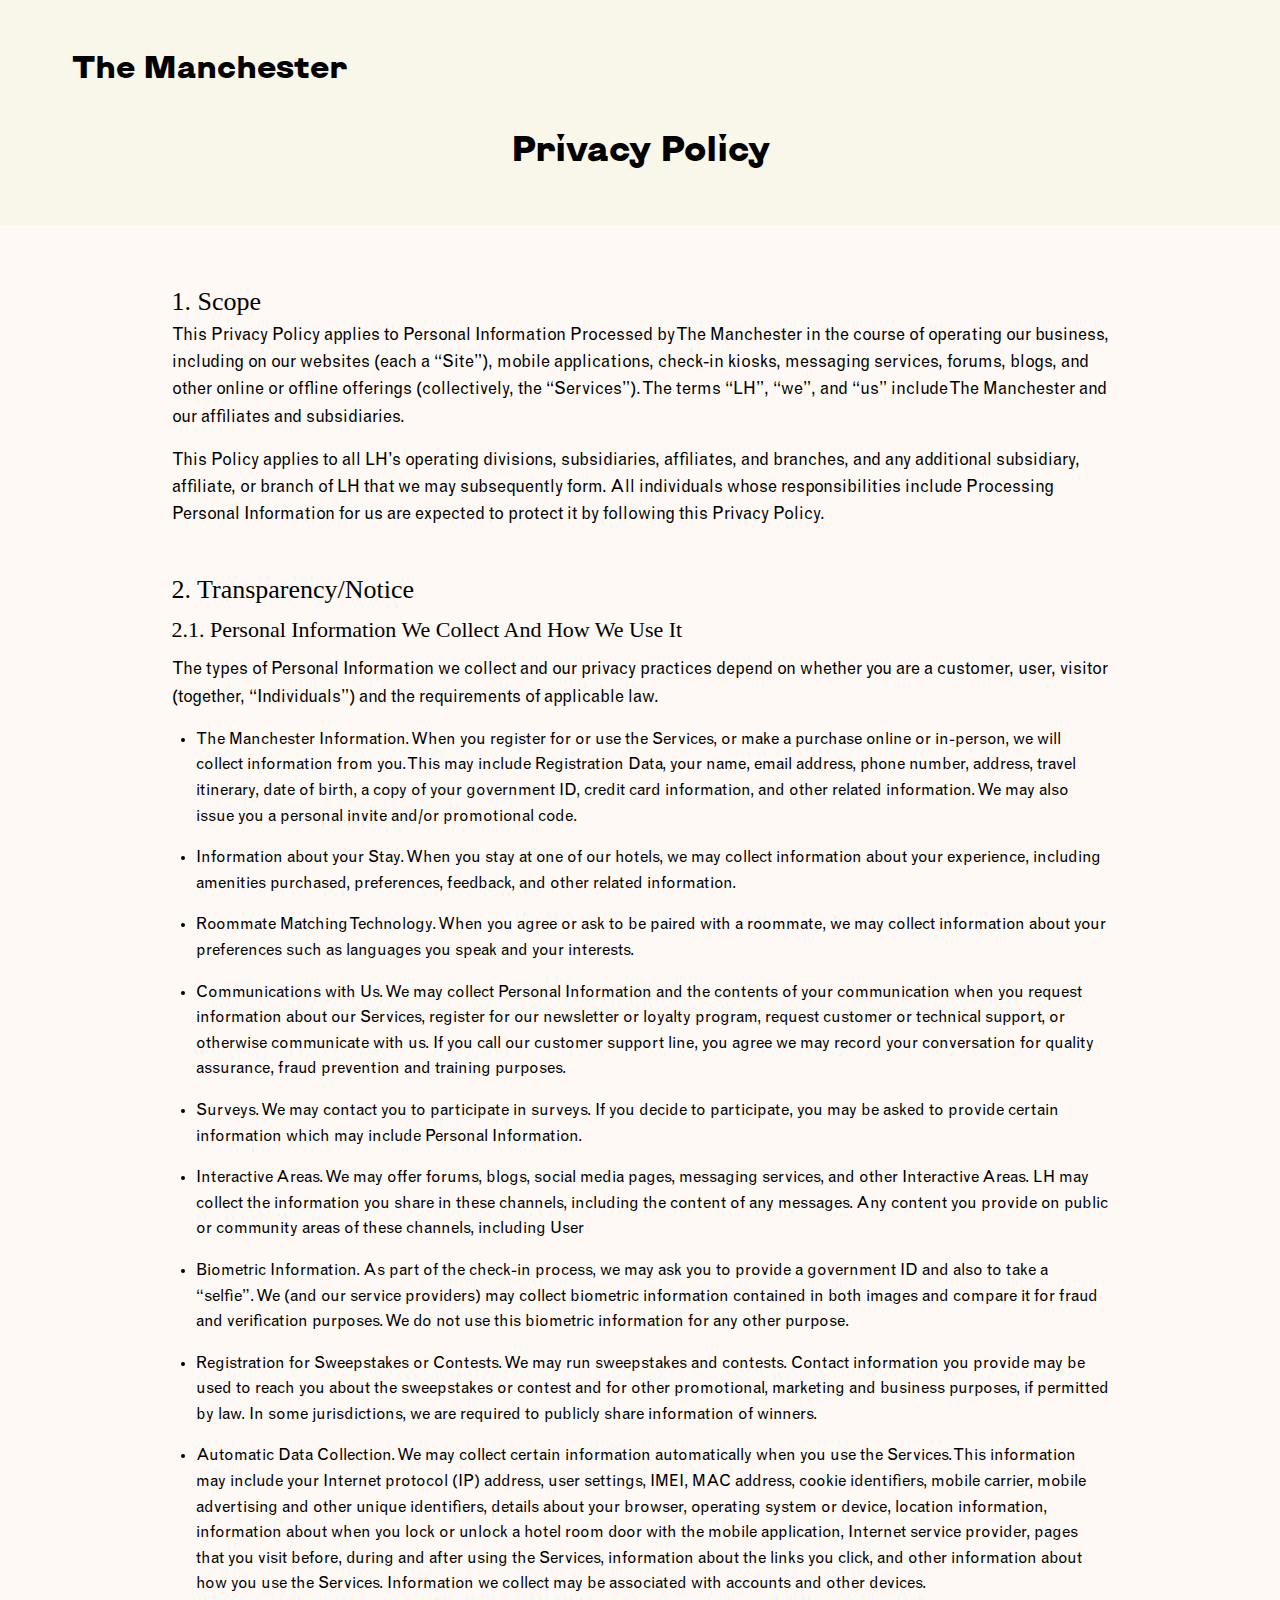
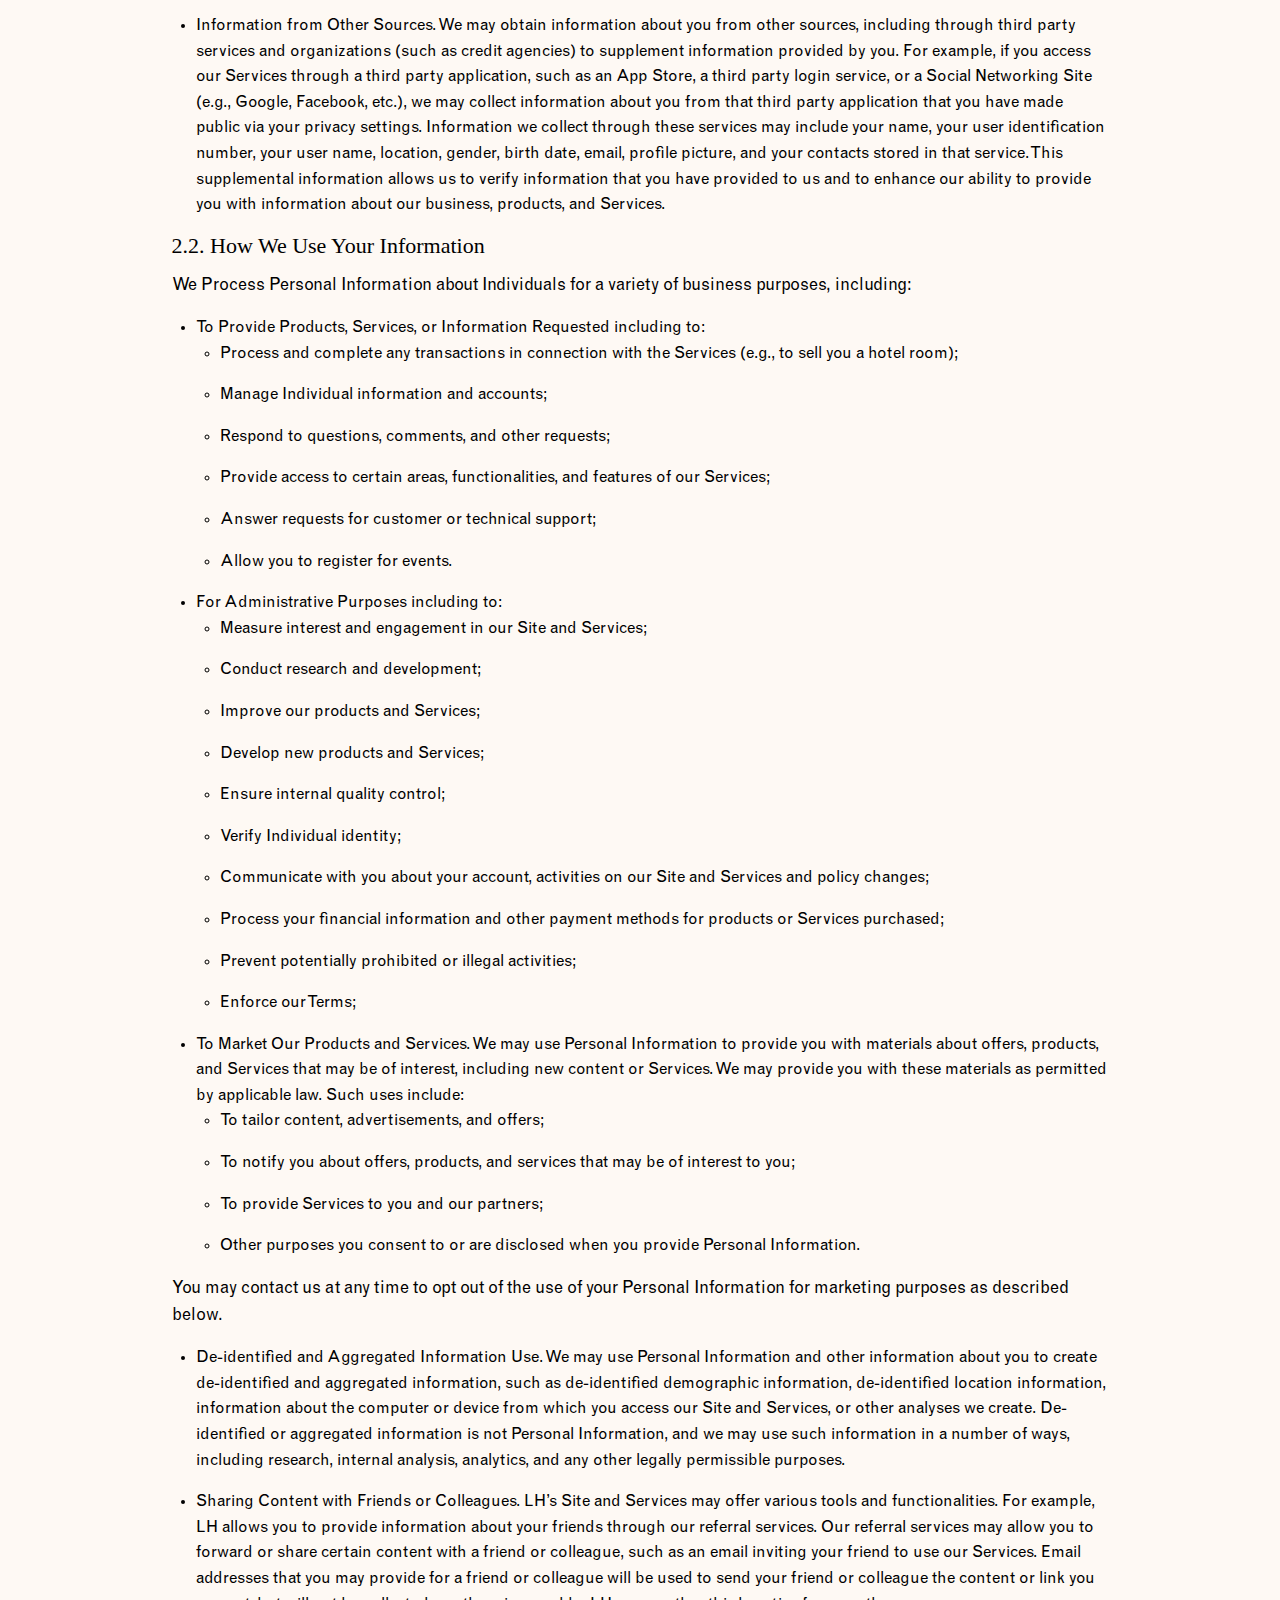
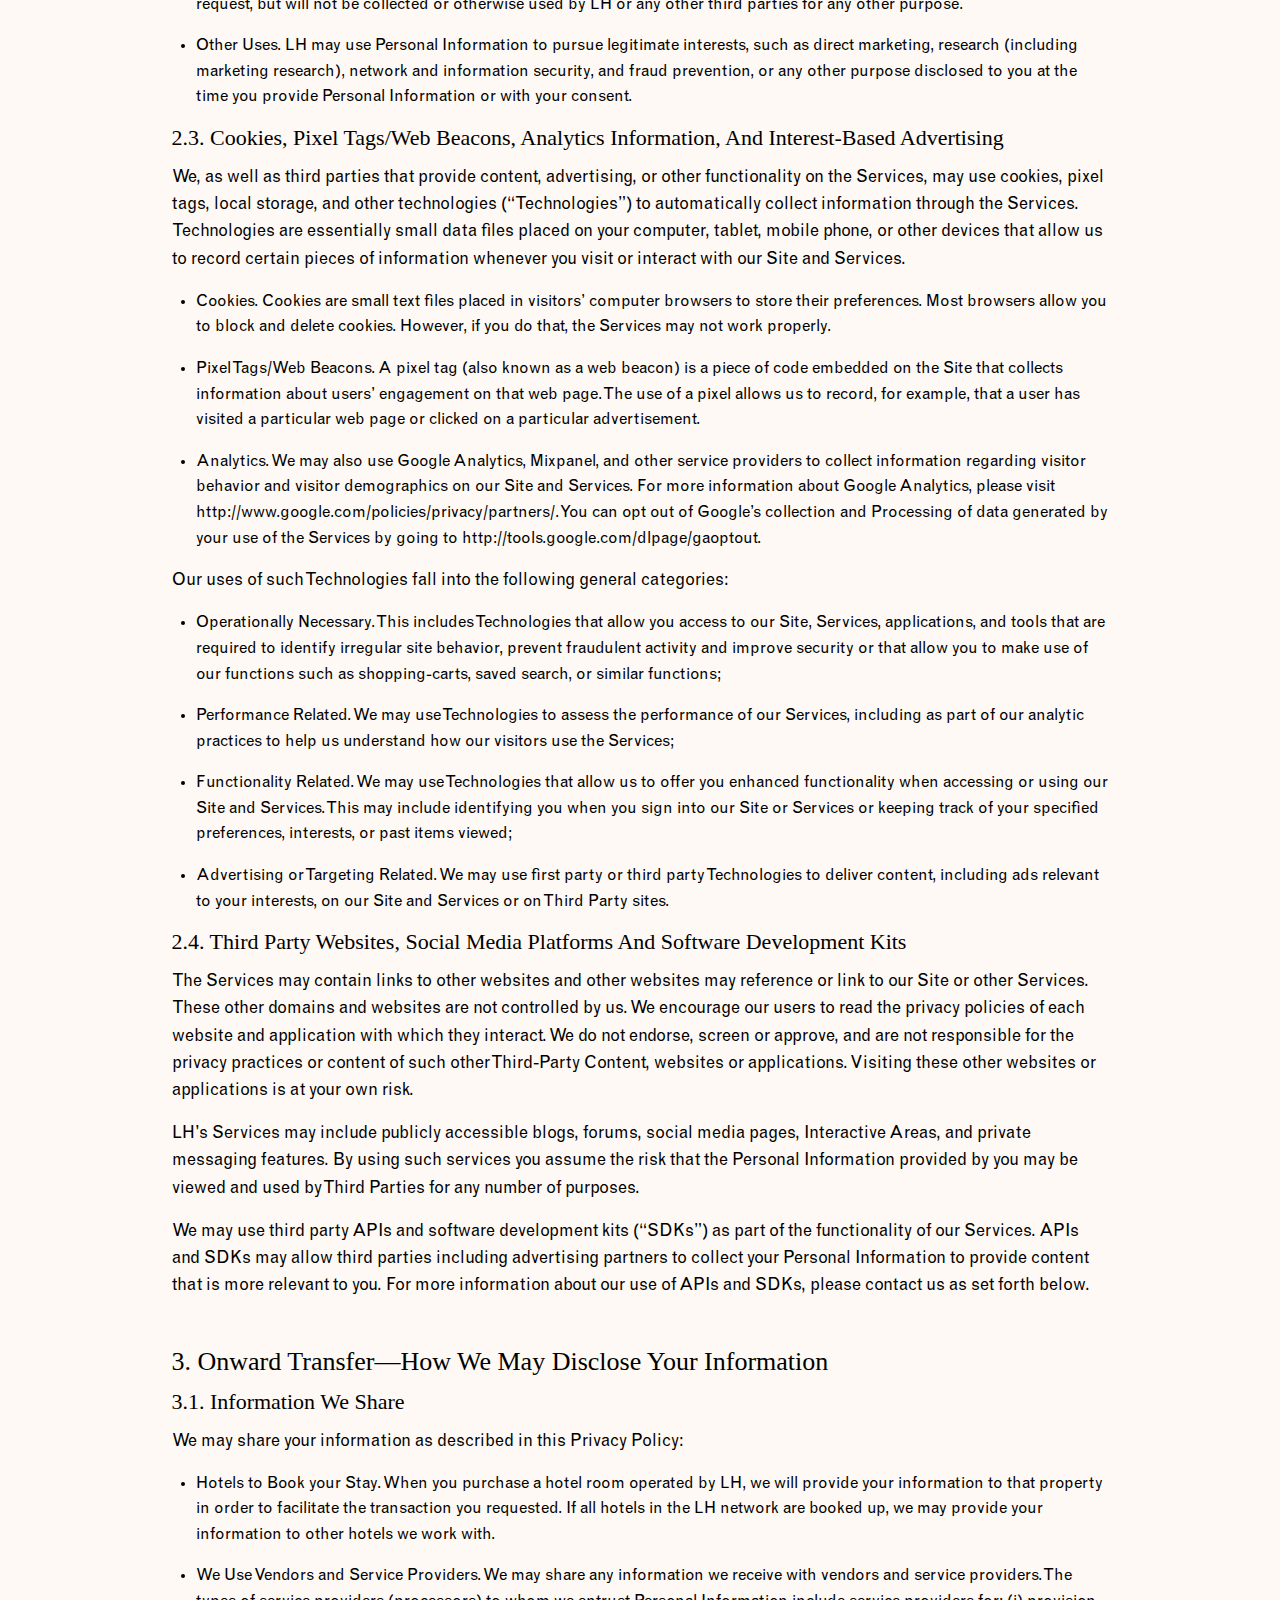
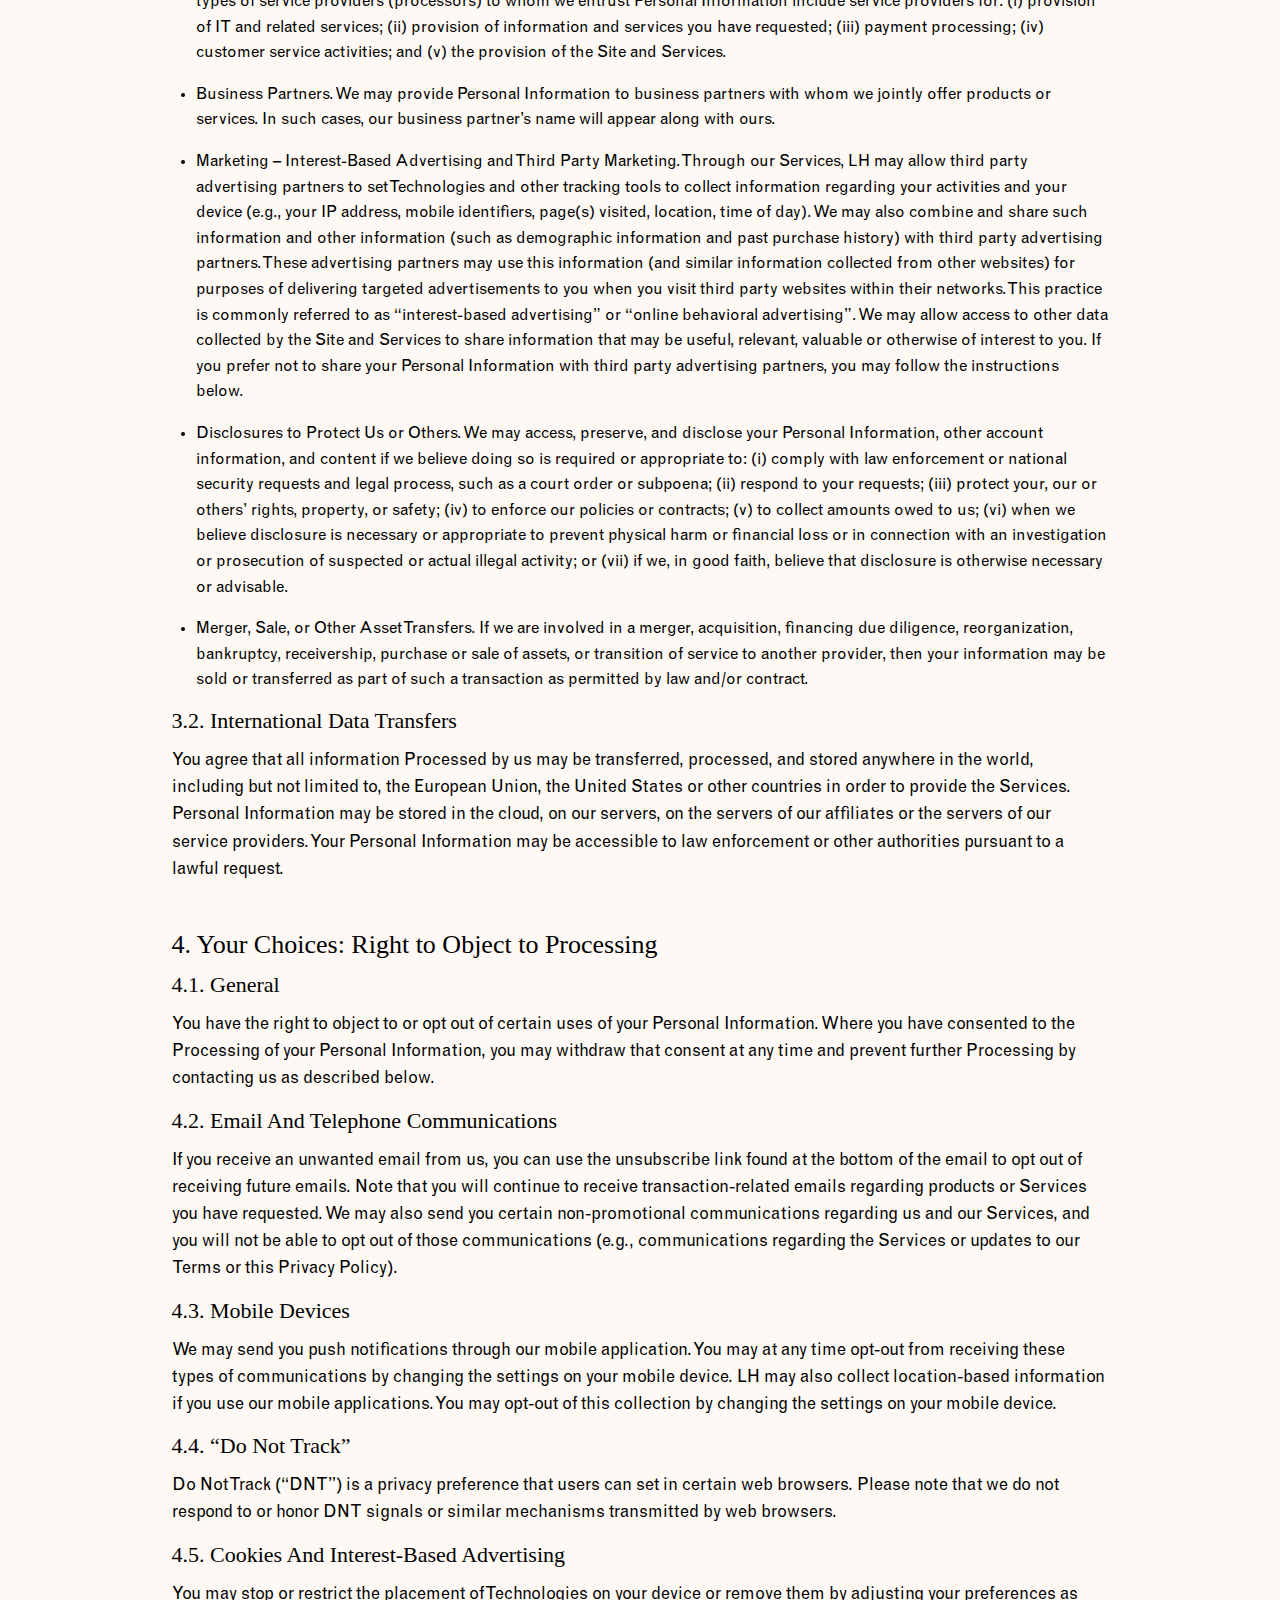
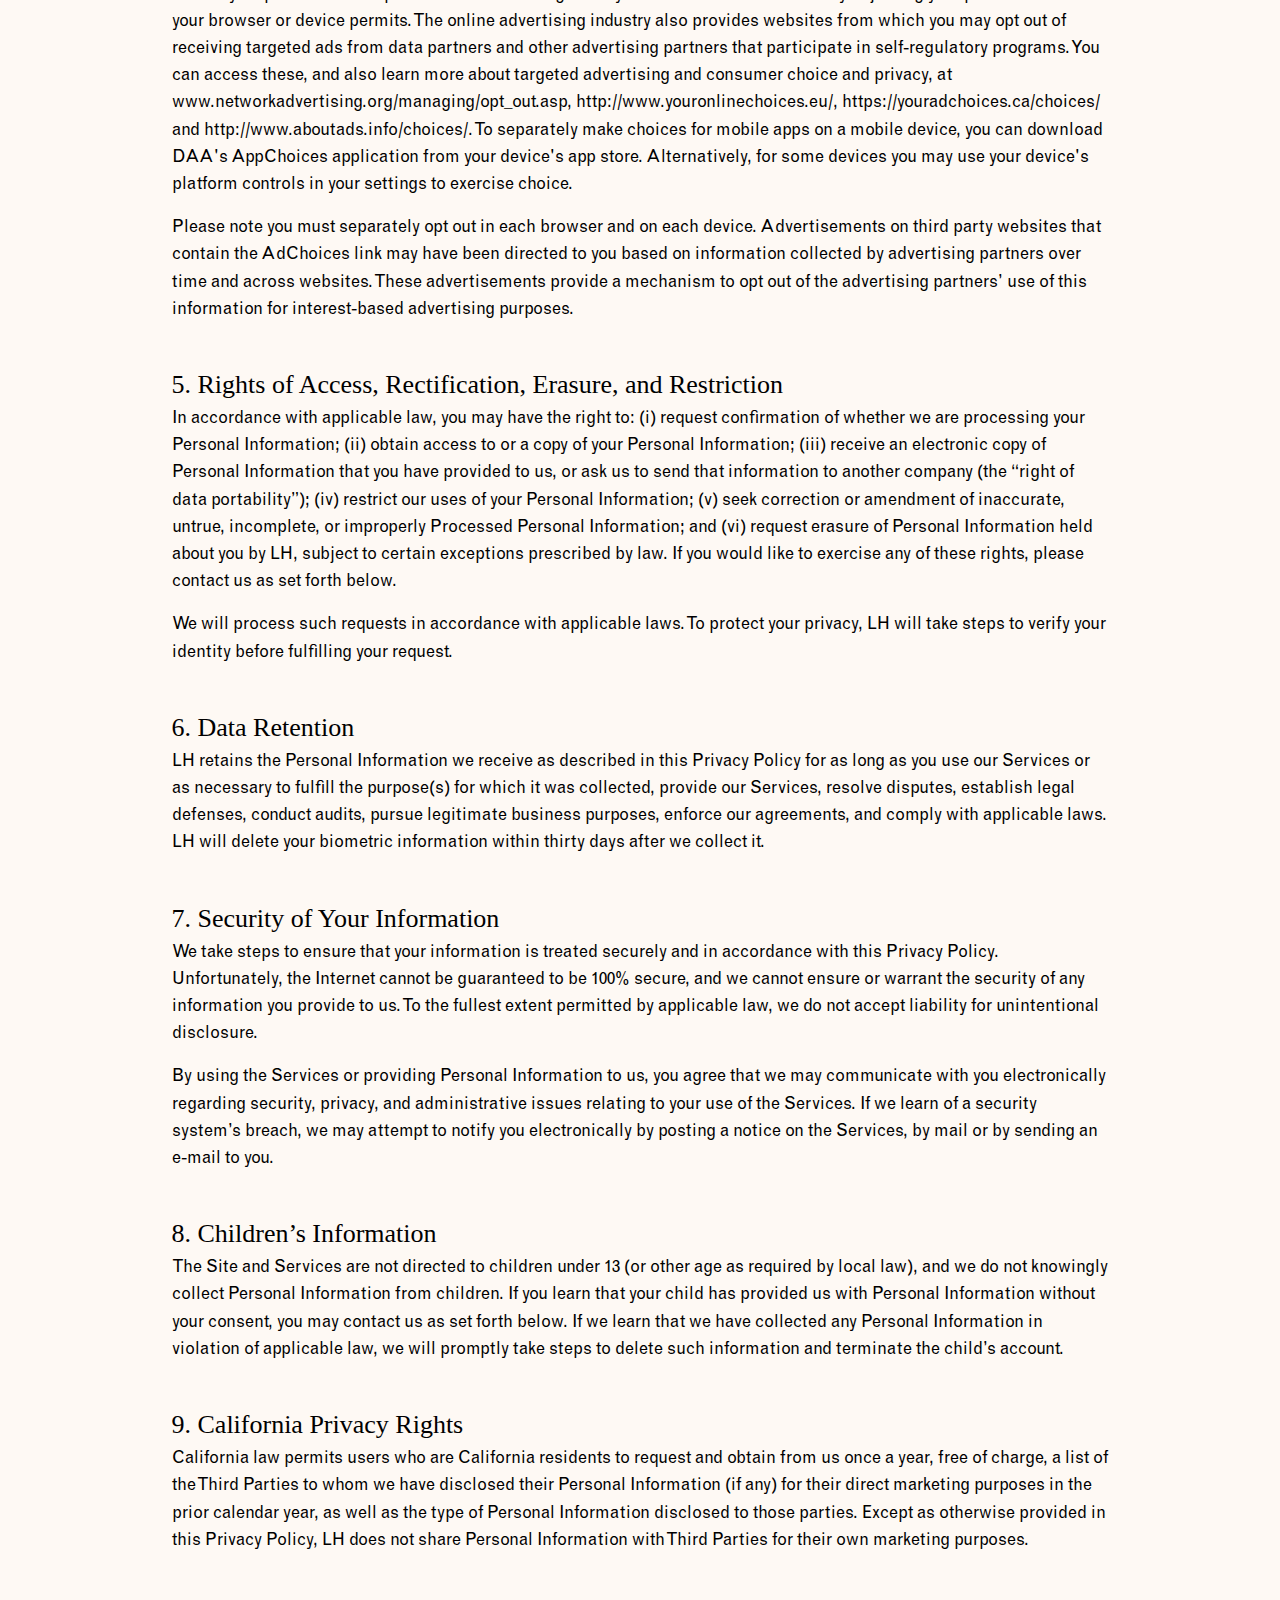
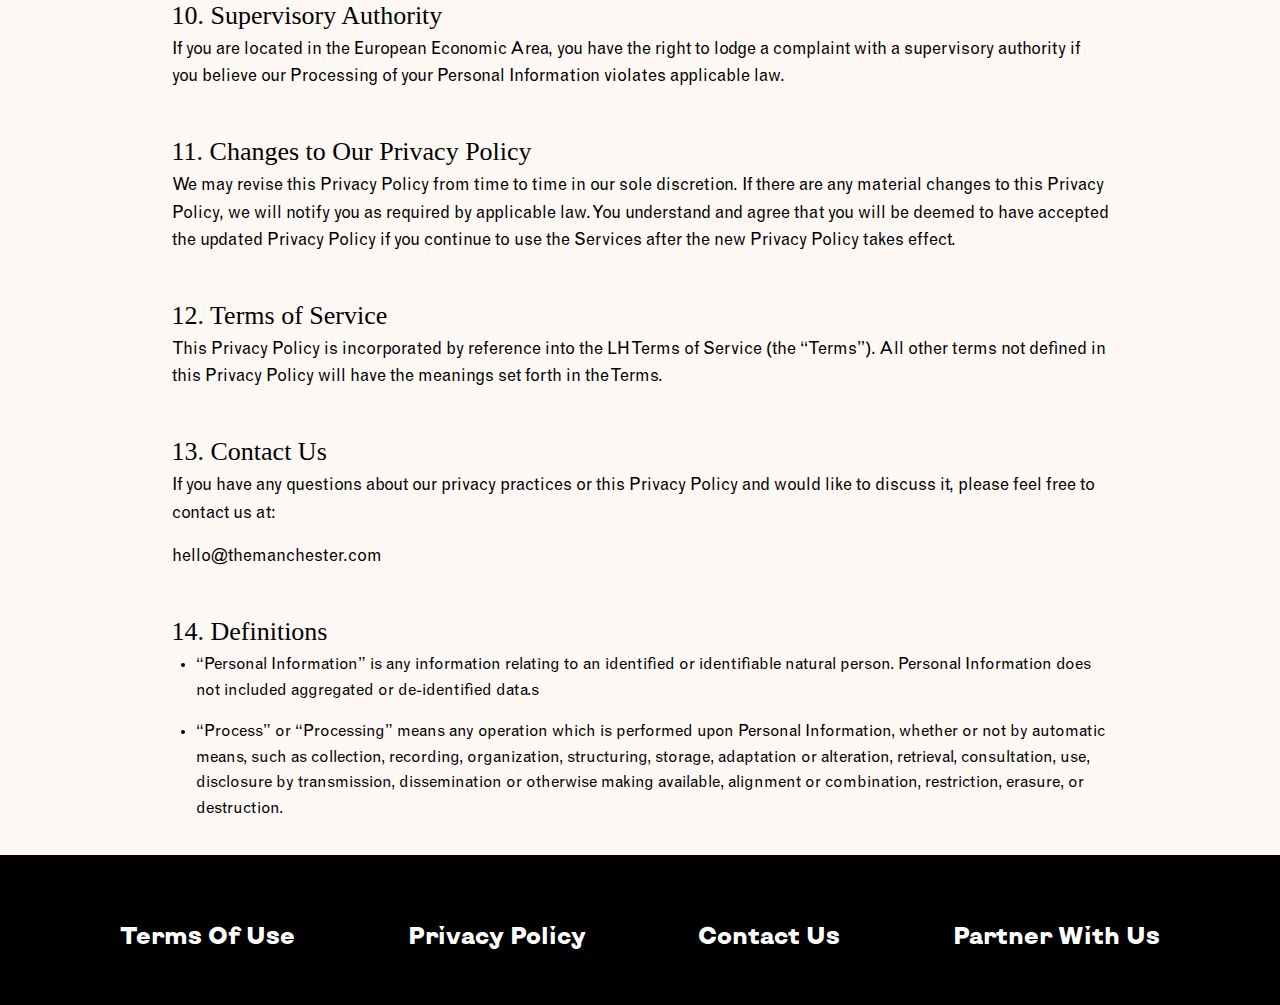
<file: privacy.html>
<!DOCTYPE html>
<html lang="en">
<head>
    <meta charset="UTF-8">
    <meta http-equiv="X-UA-Compatible" content="IE=edge">
    <meta name="viewport" content="width=device-width, initial-scale=1.0">
    <link rel="stylesheet" href="css/reset.css">
    <link rel="stylesheet" href="css/info.css">
    <link rel='icon' href="imgs/favicon (2).ico">
    <title>Privacy Policy</title>
</head>
<body>
    <header>
        <nav><p > <a id="logo" href="index.html">The Manchester</a></p></nav>
        <h1>Privacy Policy</h1>
    </header>
    <main>
        <div class="facts">
            <h2>1. Scope</h2>
            <p>This Privacy Policy applies to Personal Information Processed by The Manchester in the course of operating our business, including on our websites (each a “Site”), mobile applications, check-in kiosks, messaging services, forums, blogs, and other online or offline offerings (collectively, the “Services”). The terms “LH”, “we”, and “us” include The Manchester and our affiliates and subsidiaries.</p>
            <p>This Policy applies to all LH’s operating divisions, subsidiaries, affiliates, and branches, and any additional subsidiary, affiliate, or branch of LH that we may subsequently form. All individuals whose responsibilities include Processing Personal Information for us are expected to protect it by following this Privacy Policy.</p>
        </div>
        <div class="facts">
            <h2>2. Transparency/Notice</h2>
            <h3>2.1. Personal Information We Collect And How We Use It</h3>
            <p>The types of Personal Information we collect and our privacy practices depend on whether you are a customer, user, visitor (together, “Individuals”) and the requirements of applicable law.</p>
            <ul>
                <li>The Manchester Information. When you register for or use the Services, or make a purchase online or in-person, we will collect information from you. This may include Registration Data, your name, email address, phone number, address, travel itinerary, date of birth, a copy of your government ID, credit card information, and other related information. We may also issue you a personal invite and/or promotional code.
                </li>
                <li>Information about your Stay. When you stay at one of our hotels, we may collect information about your experience, including amenities purchased, preferences, feedback, and other related information.</li>
                <li>Roommate Matching Technology. When you agree or ask to be paired with a roommate, we may collect information about your preferences such as languages you speak and your interests.</li>
                <li>Communications with Us. We may collect Personal Information and the contents of your communication when you request information about our Services, register for our newsletter or loyalty program, request customer or technical support, or otherwise communicate with us. If you call our customer support line, you agree we may record your conversation for quality assurance, fraud prevention and training purposes.</li>
                <li>Surveys. We may contact you to participate in surveys. If you decide to participate, you may be asked to provide certain information which may include Personal Information.</li>
                <li>Interactive Areas. We may offer forums, blogs, social media pages, messaging services, and other Interactive Areas. LH may collect the information you share in these channels, including the content of any messages. Any content you provide on public or community areas of these channels, including User</li>
                <li>Biometric Information. As part of the check-in process, we may ask you to provide a government ID and also to take a “selfie”. We (and our service providers) may collect biometric information contained in both images and compare it for fraud and verification purposes. We do not use this biometric information for any other purpose.</li>
                <li>Registration for Sweepstakes or Contests. We may run sweepstakes and contests. Contact information you provide may be used to reach you about the sweepstakes or contest and for other promotional, marketing and business purposes, if permitted by law. In some jurisdictions, we are required to publicly share information of winners.</li>
                <li>Automatic Data Collection. We may collect certain information automatically when you use the Services. This information may include your Internet protocol (IP) address, user settings, IMEI, MAC address, cookie identifiers, mobile carrier, mobile advertising and other unique identifiers, details about your browser, operating system or device, location information, information about when you lock or unlock a hotel room door with the mobile application, Internet service provider, pages that you visit before, during and after using the Services, information about the links you click, and other information about how you use the Services. Information we collect may be associated with accounts and other devices.</li>
                <li>Information from Other Sources. We may obtain information about you from other sources, including through third party services and organizations (such as credit agencies) to supplement information provided by you. For example, if you access our Services through a third party application, such as an App Store, a third party login service, or a Social Networking Site (e.g., Google, Facebook, etc.), we may collect information about you from that third party application that you have made public via your privacy settings. Information we collect through these services may include your name, your user identification number, your user name, location, gender, birth date, email, profile picture, and your contacts stored in that service. This supplemental information allows us to verify information that you have provided to us and to enhance our ability to provide you with information about our business, products, and Services.
                </li>
            </ul>
            <h3>2.2. How We Use Your Information</h3>
            <p>We Process Personal Information about Individuals for a variety of business purposes, including:</p>
            <ul>
                <li>
                    To Provide Products, Services, or Information Requested including to:
                    <ul>
                    <li>Process and complete any transactions in connection with the Services (e.g., to sell you a hotel room);</li>
                    <li>Manage Individual information and accounts;</li>
                    <li>Respond to questions, comments, and other requests;</li>
                    <li>Provide access to certain areas, functionalities, and features of our Services;</li>
                    <li>Answer requests for customer or technical support;</li>
                    <li>Allow you to register for events.</li>
                    </ul>
                </li>
            </ul>
            <ul>
                <li>For Administrative Purposes including to:
                    <ul>
                        <li>Measure interest and engagement in our Site and Services;</li>
                        <li>Conduct research and development;</li>
                        <li>Improve our products and Services;</li>
                        <li>Develop new products and Services;</li>
                        <li>Ensure internal quality control;</li>
                        <li>Verify Individual identity;</li>
                        <li>Communicate with you about your account, activities on our Site and Services and policy changes;</li>
                        <li>Process your financial information and other payment methods for products or Services purchased;</li>
                        <li>Prevent potentially prohibited or illegal activities;</li>
                        <li>Enforce our Terms;</li>
                    </ul>
                </li>
            </ul>
            <ul>
                <li>
                    To Market Our Products and Services. We may use Personal Information to provide you with materials about offers, products, and Services that may be of interest, including new content or Services. We may provide you with these materials as permitted by applicable law. Such uses include:
                    <ul>
                        <li>To tailor content, advertisements, and offers;</li>
                        <li>To notify you about offers, products, and services that may be of interest to you;</li>
                        <li>To provide Services to you and our partners;</li>
                        <li>Other purposes you consent to or are disclosed when you provide Personal Information.</li>
                    </ul>
                </li>
            </ul>
            <p>You may contact us at any time to opt out of the use of your Personal Information for marketing purposes as described below.</p>
            <ul>
                <li>De-identified and Aggregated Information Use. We may use Personal Information and other information about you to create de-identified and aggregated information, such as de-identified demographic information, de-identified location information, information about the computer or device from which you access our Site and Services, or other analyses we create. De-identified or aggregated information is not Personal Information, and we may use such information in a number of ways, including research, internal analysis, analytics, and any other legally permissible purposes.</li>
                <li>Sharing Content with Friends or Colleagues. LH’s Site and Services may offer various tools and functionalities. For example, LH allows you to provide information about your friends through our referral services. Our referral services may allow you to forward or share certain content with a friend or colleague, such as an email inviting your friend to use our Services. Email addresses that you may provide for a friend or colleague will be used to send your friend or colleague the content or link you request, but will not be collected or otherwise used by LH or any other third parties for any other purpose.</li>
                <li>Other Uses. LH may use Personal Information to pursue legitimate interests, such as direct marketing, research (including marketing research), network and information security, and fraud prevention, or any other purpose disclosed to you at the time you provide Personal Information or with your consent.</li>
            </ul>
            <h3>2.3. Cookies, Pixel Tags/Web Beacons, Analytics Information, And Interest-Based Advertising</h3>
            <p>We, as well as third parties that provide content, advertising, or other functionality on the Services, may use cookies, pixel tags, local storage, and other technologies (“Technologies”) to automatically collect information through the Services. Technologies are essentially small data files placed on your computer, tablet, mobile phone, or other devices that allow us to record certain pieces of information whenever you visit or interact with our Site and Services.</p>
            <ul>
                
                <li>Cookies. Cookies are small text files placed in visitors’ computer browsers to store their preferences. Most browsers allow you to block and delete cookies. However, if you do that, the Services may not work properly.</li>
                <li>Pixel Tags/Web Beacons. A pixel tag (also known as a web beacon) is a piece of code embedded on the Site that collects information about users’ engagement on that web page. The use of a pixel allows us to record, for example, that a user has visited a particular web page or clicked on a particular advertisement.</li>
                <li>Analytics. We may also use Google Analytics, Mixpanel, and other service providers to collect information regarding visitor behavior and visitor demographics on our Site and Services. For more information about Google Analytics, please visit http://www.google.com/policies/privacy/partners/. You can opt out of Google’s collection and Processing of data generated by your use of the Services by going to http://tools.google.com/dlpage/gaoptout.</li>
            </ul>
            <p>Our uses of such Technologies fall into the following general categories:</p>
            <ul>
                <li>Operationally Necessary. This includes Technologies that allow you access to our Site, Services, applications, and tools that are required to identify irregular site behavior, prevent fraudulent activity and improve security or that allow you to make use of our functions such as shopping-carts, saved search, or similar functions;</li>
                <li>Performance Related. We may use Technologies to assess the performance of our Services, including as part of our analytic practices to help us understand how our visitors use the Services;</li>
                <li>Functionality Related. We may use Technologies that allow us to offer you enhanced functionality when accessing or using our Site and Services. This may include identifying you when you sign into our Site or Services or keeping track of your specified preferences, interests, or past items viewed;</li>
                <li>Advertising or Targeting Related. We may use first party or third party Technologies to deliver content, including ads relevant to your interests, on our Site and Services or on Third Party sites.</li>
            </ul>
            <h3>2.4. Third Party Websites, Social Media Platforms And Software Development Kits</h3>
            <p>The Services may contain links to other websites and other websites may reference or link to our Site or other Services. These other domains and websites are not controlled by us. We encourage our users to read the privacy policies of each website and application with which they interact. We do not endorse, screen or approve, and are not responsible for the privacy practices or content of such other Third-Party Content, websites or applications. Visiting these other websites or applications is at your own risk.</p>
            <p>LH’s Services may include publicly accessible blogs, forums, social media pages, Interactive Areas, and private messaging features. By using such services you assume the risk that the Personal Information provided by you may be viewed and used by Third Parties for any number of purposes.</p>
            <p>We may use third party APIs and software development kits (“SDKs”) as part of the functionality of our Services. APIs and SDKs may allow third parties including advertising partners to collect your Personal Information to provide content that is more relevant to you. For more information about our use of APIs and SDKs, please contact us as set forth below.</p>
        </div>
        <div class="facts">
            <h2>3. Onward Transfer—How We May Disclose Your Information</h2>
            <h3>3.1. Information We Share</h3>
            <p>We may share your information as described in this Privacy Policy:</p>
            <ul>
                <li>Hotels to Book your Stay. When you purchase a hotel room operated by LH, we will provide your information to that property in order to facilitate the transaction you requested. If all hotels in the LH network are booked up, we may provide your information to other hotels we work with.</li>
                <li>We Use Vendors and Service Providers. We may share any information we receive with vendors and service providers. The types of service providers (processors) to whom we entrust Personal Information include service providers for: (i) provision of IT and related services; (ii) provision of information and services you have requested; (iii) payment processing; (iv) customer service activities; and (v) the provision of the Site and Services.</li>
                <li>Business Partners. We may provide Personal Information to business partners with whom we jointly offer products or services. In such cases, our business partner’s name will appear along with ours.</li>
                <li>Marketing – Interest-Based Advertising and Third Party Marketing. Through our Services, LH may allow third party advertising partners to set Technologies and other tracking tools to collect information regarding your activities and your device (e.g., your IP address, mobile identifiers, page(s) visited, location, time of day). We may also combine and share such information and other information (such as demographic information and past purchase history) with third party advertising partners. These advertising partners may use this information (and similar information collected from other websites) for purposes of delivering targeted advertisements to you when you visit third party websites within their networks. This practice is commonly referred to as “interest-based advertising” or “online behavioral advertising”. We may allow access to other data collected by the Site and Services to share information that may be useful, relevant, valuable or otherwise of interest to you. If you prefer not to share your Personal Information with third party advertising partners, you may follow the instructions below.</li>
                <li>Disclosures to Protect Us or Others. We may access, preserve, and disclose your Personal Information, other account information, and content if we believe doing so is required or appropriate to: (i) comply with law enforcement or national security requests and legal process, such as a court order or subpoena; (ii) respond to your requests; (iii) protect your, our or others’ rights, property, or safety; (iv) to enforce our policies or contracts; (v) to collect amounts owed to us; (vi) when we believe disclosure is necessary or appropriate to prevent physical harm or financial loss or in connection with an investigation or prosecution of suspected or actual illegal activity; or (vii) if we, in good faith, believe that disclosure is otherwise necessary or advisable.</li>
                <li>Merger, Sale, or Other Asset Transfers. If we are involved in a merger, acquisition, financing due diligence, reorganization, bankruptcy, receivership, purchase or sale of assets, or transition of service to another provider, then your information may be sold or transferred as part of such a transaction as permitted by law and/or contract.</li>
            </ul>
            <h3>3.2. International Data Transfers</h3>
            <p>You agree that all information Processed by us may be transferred, processed, and stored anywhere in the world, including but not limited to, the European Union, the United States or other countries in order to provide the Services. Personal Information may be stored in the cloud, on our servers, on the servers of our affiliates or the servers of our service providers. Your Personal Information may be accessible to law enforcement or other authorities pursuant to a lawful request.</p>
        </div>
        <div class="facts">
            <h2>4. Your Choices: Right to Object to Processing</h2>
            <h3>4.1. General</h3>
            <p>You have the right to object to or opt out of certain uses of your Personal Information. Where you have consented to the Processing of your Personal Information, you may withdraw that consent at any time and prevent further Processing by contacting us as described below.</p>
            <h3>4.2. Email And Telephone Communications</h3>
            <p>If you receive an unwanted email from us, you can use the unsubscribe link found at the bottom of the email to opt out of receiving future emails. Note that you will continue to receive transaction-related emails regarding products or Services you have requested. We may also send you certain non-promotional communications regarding us and our Services, and you will not be able to opt out of those communications (e.g., communications regarding the Services or updates to our Terms or this Privacy Policy).</p>
            <h3>4.3. Mobile Devices</h3>
            <p>We may send you push notifications through our mobile application. You may at any time opt-out from receiving these types of communications by changing the settings on your mobile device. LH may also collect location-based information if you use our mobile applications. You may opt-out of this collection by changing the settings on your mobile device.</p>
            <h3>4.4. “Do Not Track”</h3>
            <p>Do Not Track (“DNT”) is a privacy preference that users can set in certain web browsers. Please note that we do not respond to or honor DNT signals or similar mechanisms transmitted by web browsers.</p>
            <h3>4.5. Cookies And Interest-Based Advertising</h3>
            <p>You may stop or restrict the placement of Technologies on your device or remove them by adjusting your preferences as your browser or device permits. The online advertising industry also provides websites from which you may opt out of receiving targeted ads from data partners and other advertising partners that participate in self-regulatory programs. You can access these, and also learn more about targeted advertising and consumer choice and privacy, at www.networkadvertising.org/managing/opt_out.asp, http://www.youronlinechoices.eu/, https://youradchoices.ca/choices/ and http://www.aboutads.info/choices/. To separately make choices for mobile apps on a mobile device, you can download DAA's AppChoices application from your device's app store. Alternatively, for some devices you may use your device's platform controls in your settings to exercise choice.</p>
            <p>Please note you must separately opt out in each browser and on each device. Advertisements on third party websites that contain the AdChoices link may have been directed to you based on information collected by advertising partners over time and across websites. These advertisements provide a mechanism to opt out of the advertising partners’ use of this information for interest-based advertising purposes.</p>
        </div>
        <div class="facts">
            <h2>5. Rights of Access, Rectification, Erasure, and Restriction</h2>
            <p>In accordance with applicable law, you may have the right to: (i) request confirmation of whether we are processing your Personal Information; (ii) obtain access to or a copy of your Personal Information; (iii) receive an electronic copy of Personal Information that you have provided to us, or ask us to send that information to another company (the “right of data portability”); (iv) restrict our uses of your Personal Information; (v) seek correction or amendment of inaccurate, untrue, incomplete, or improperly Processed Personal Information; and (vi) request erasure of Personal Information held about you by LH, subject to certain exceptions prescribed by law. If you would like to exercise any of these rights, please contact us as set forth below.</p>
            <p>We will process such requests in accordance with applicable laws. To protect your privacy, LH will take steps to verify your identity before fulfilling your request.</p>
        </div>
        <div class="facts">
            <h2>6. Data Retention</h2>
            <p>LH retains the Personal Information we receive as described in this Privacy Policy for as long as you use our Services or as necessary to fulfill the purpose(s) for which it was collected, provide our Services, resolve disputes, establish legal defenses, conduct audits, pursue legitimate business purposes, enforce our agreements, and comply with applicable laws. LH will delete your biometric information within thirty days after we collect it.</p>
        </div>
        <div class="facts">
            <h2>7. Security of Your Information</h2>
            <p>We take steps to ensure that your information is treated securely and in accordance with this Privacy Policy. Unfortunately, the Internet cannot be guaranteed to be 100% secure, and we cannot ensure or warrant the security of any information you provide to us. To the fullest extent permitted by applicable law, we do not accept liability for unintentional disclosure.</p>
            <p>By using the Services or providing Personal Information to us, you agree that we may communicate with you electronically regarding security, privacy, and administrative issues relating to your use of the Services. If we learn of a security system’s breach, we may attempt to notify you electronically by posting a notice on the Services, by mail or by sending an e-mail to you.</p>
        </div>
        <div class="facts">
            <h2>8. Children’s Information</h2>
            <p>The Site and Services are not directed to children under 13 (or other age as required by local law), and we do not knowingly collect Personal Information from children. If you learn that your child has provided us with Personal Information without your consent, you may contact us as set forth below. If we learn that we have collected any Personal Information in violation of applicable law, we will promptly take steps to delete such information and terminate the child’s account.</p>
        </div>
        <div class="facts">
            <h2>9. California Privacy Rights</h2>
            <p>California law permits users who are California residents to request and obtain from us once a year, free of charge, a list of the Third Parties to whom we have disclosed their Personal Information (if any) for their direct marketing purposes in the prior calendar year, as well as the type of Personal Information disclosed to those parties. Except as otherwise provided in this Privacy Policy, LH does not share Personal Information with Third Parties for their own marketing purposes.</p>
        </div>
        <div class="facts">
            <h2>10. Supervisory Authority</h2>
            <p>If you are located in the European Economic Area, you have the right to lodge a complaint with a supervisory authority if you believe our Processing of your Personal Information violates applicable law.</p>
        </div>
        <div class="facts">
           <h2>11. Changes to Our Privacy Policy</h2>
           <p>We may revise this Privacy Policy from time to time in our sole discretion. If there are any material changes to this Privacy Policy, we will notify you as required by applicable law. You understand and agree that you will be deemed to have accepted the updated Privacy Policy if you continue to use the Services after the new Privacy Policy takes effect.

        </p>
        </div>
        <div class="facts">
            <h2>12. Terms of Service</h2>
            <p>This Privacy Policy is incorporated by reference into the LH Terms of Service (the “Terms”). All other terms not defined in this Privacy Policy will have the meanings set forth in the Terms.</p>
        </div>
        <div class="facts"> 
            <h2>13. Contact Us</h2>
            <p>If you have any questions about our privacy practices or this Privacy Policy and would like to discuss it, please feel free to contact us at:</p>
            
            <p>hello@themanchester.com</p>
        </div>

        
        
        <div class="facts">
            <h2>14. Definitions</h2>
            <ul>
                <li>“Personal Information” is any information relating to an identified or identifiable natural person. Personal Information does not included aggregated or de-identified data.s</li>
                <li>“Process” or “Processing” means any operation which is performed upon Personal Information, whether or not by automatic means, such as collection, recording, organization, structuring, storage, adaptation or alteration, retrieval, consultation, use, disclosure by transmission, dissemination or otherwise making available, alignment or combination, restriction, erasure, or destruction.</li>
            </ul>
        </div>
    
    </main>

    <footer>
        <div class="footeritems">
        <p class="footerlinks" ><a  href="terms.html">Terms Of Use</a></p>
        <p class="footerlinks"><a   href="privacy.html">Privacy Policy</a></p>
        <p class="footerlinks"><a  href="mailto:hello@themanchesterlexington.com">Contact Us</a></p>
        <p class="footerlinks"><a  href="mailto:partners@themanchesterlexington.com ">Partner With Us</a></p>
      </div>
      </footer>
</body>
</html>
</file>
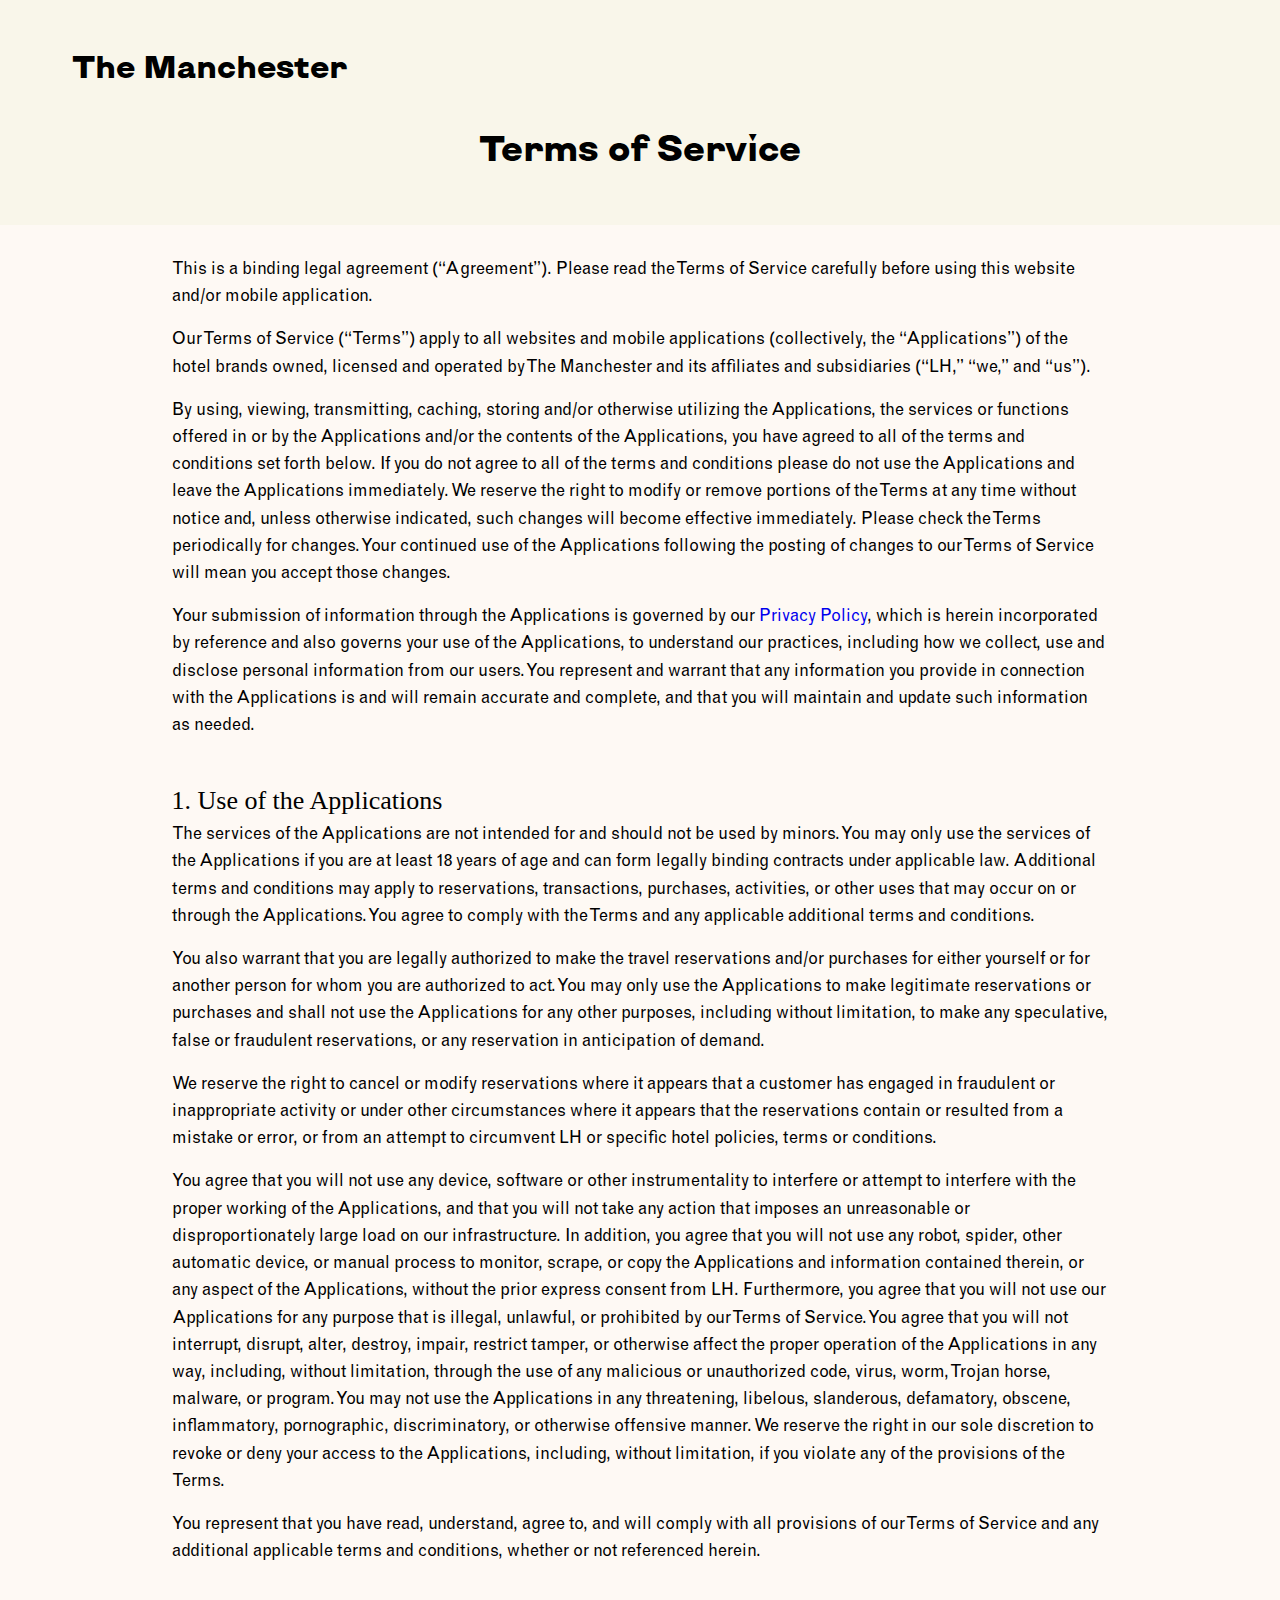
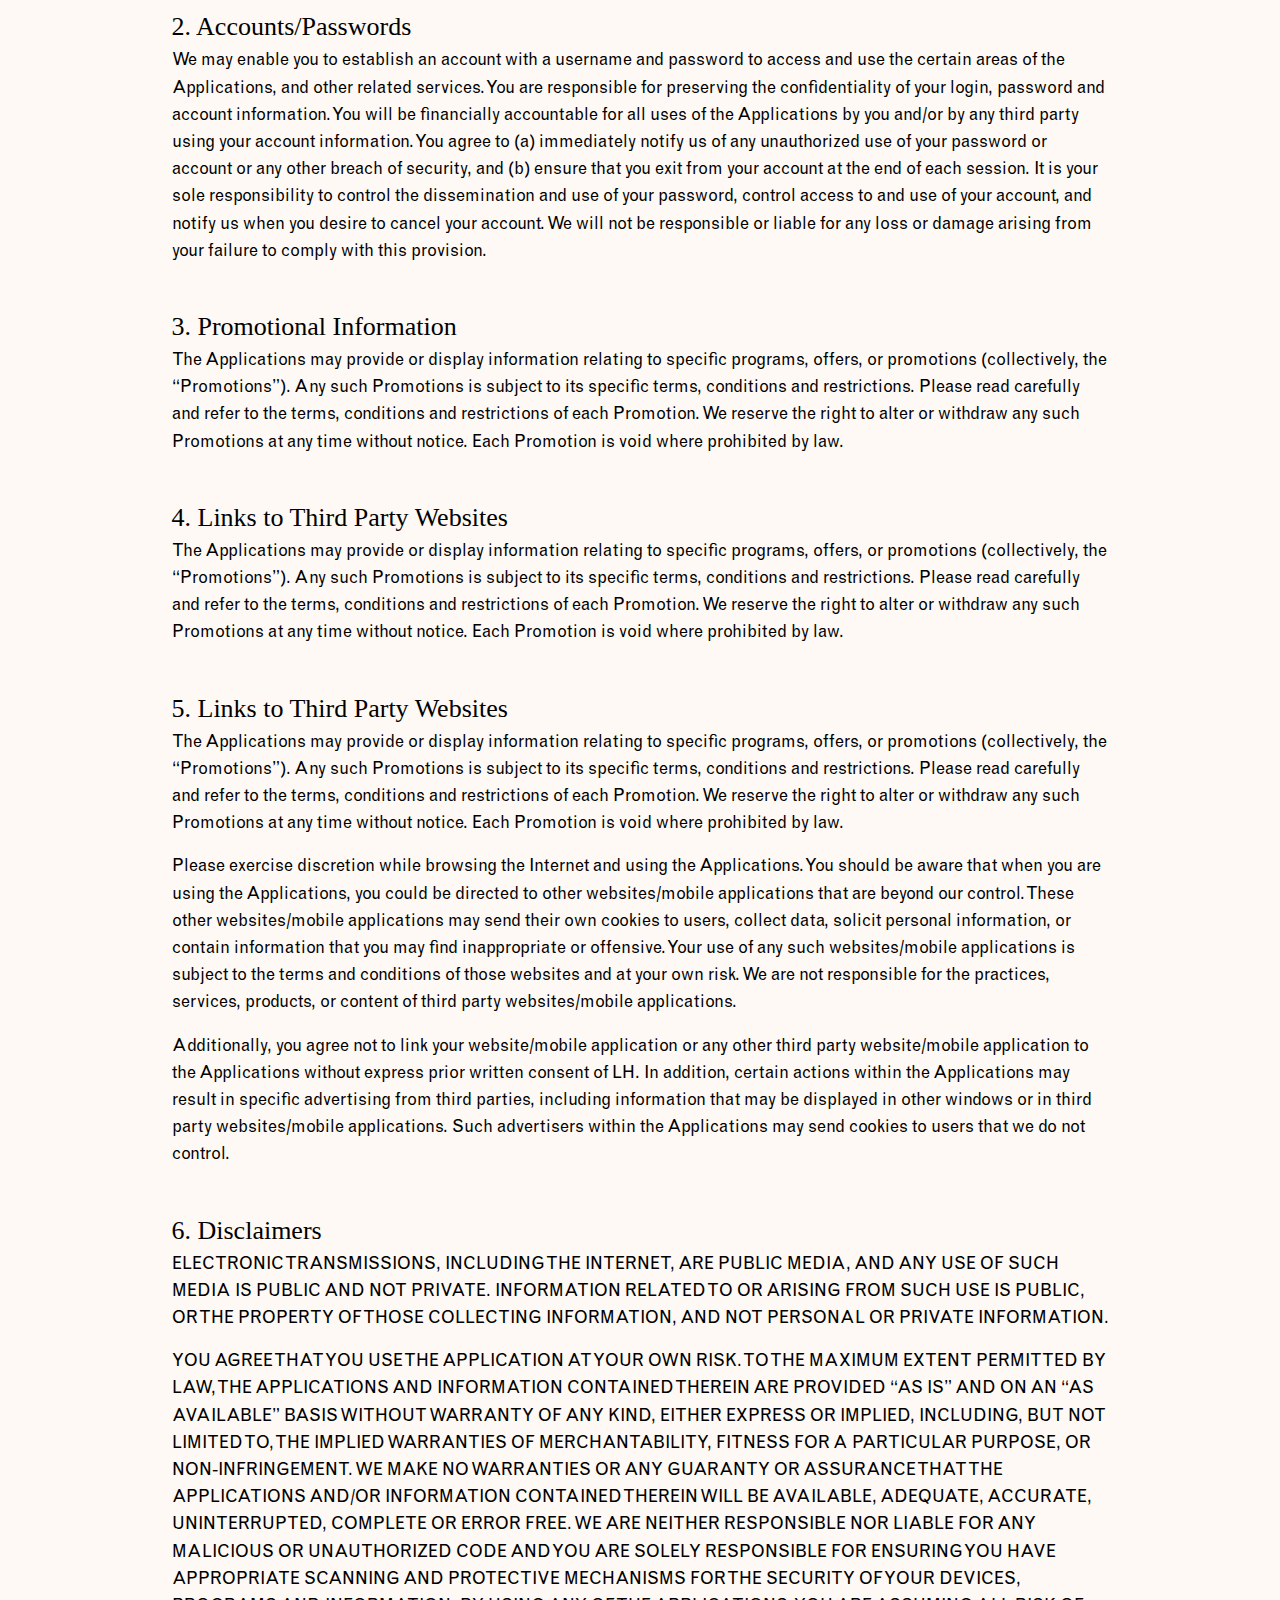
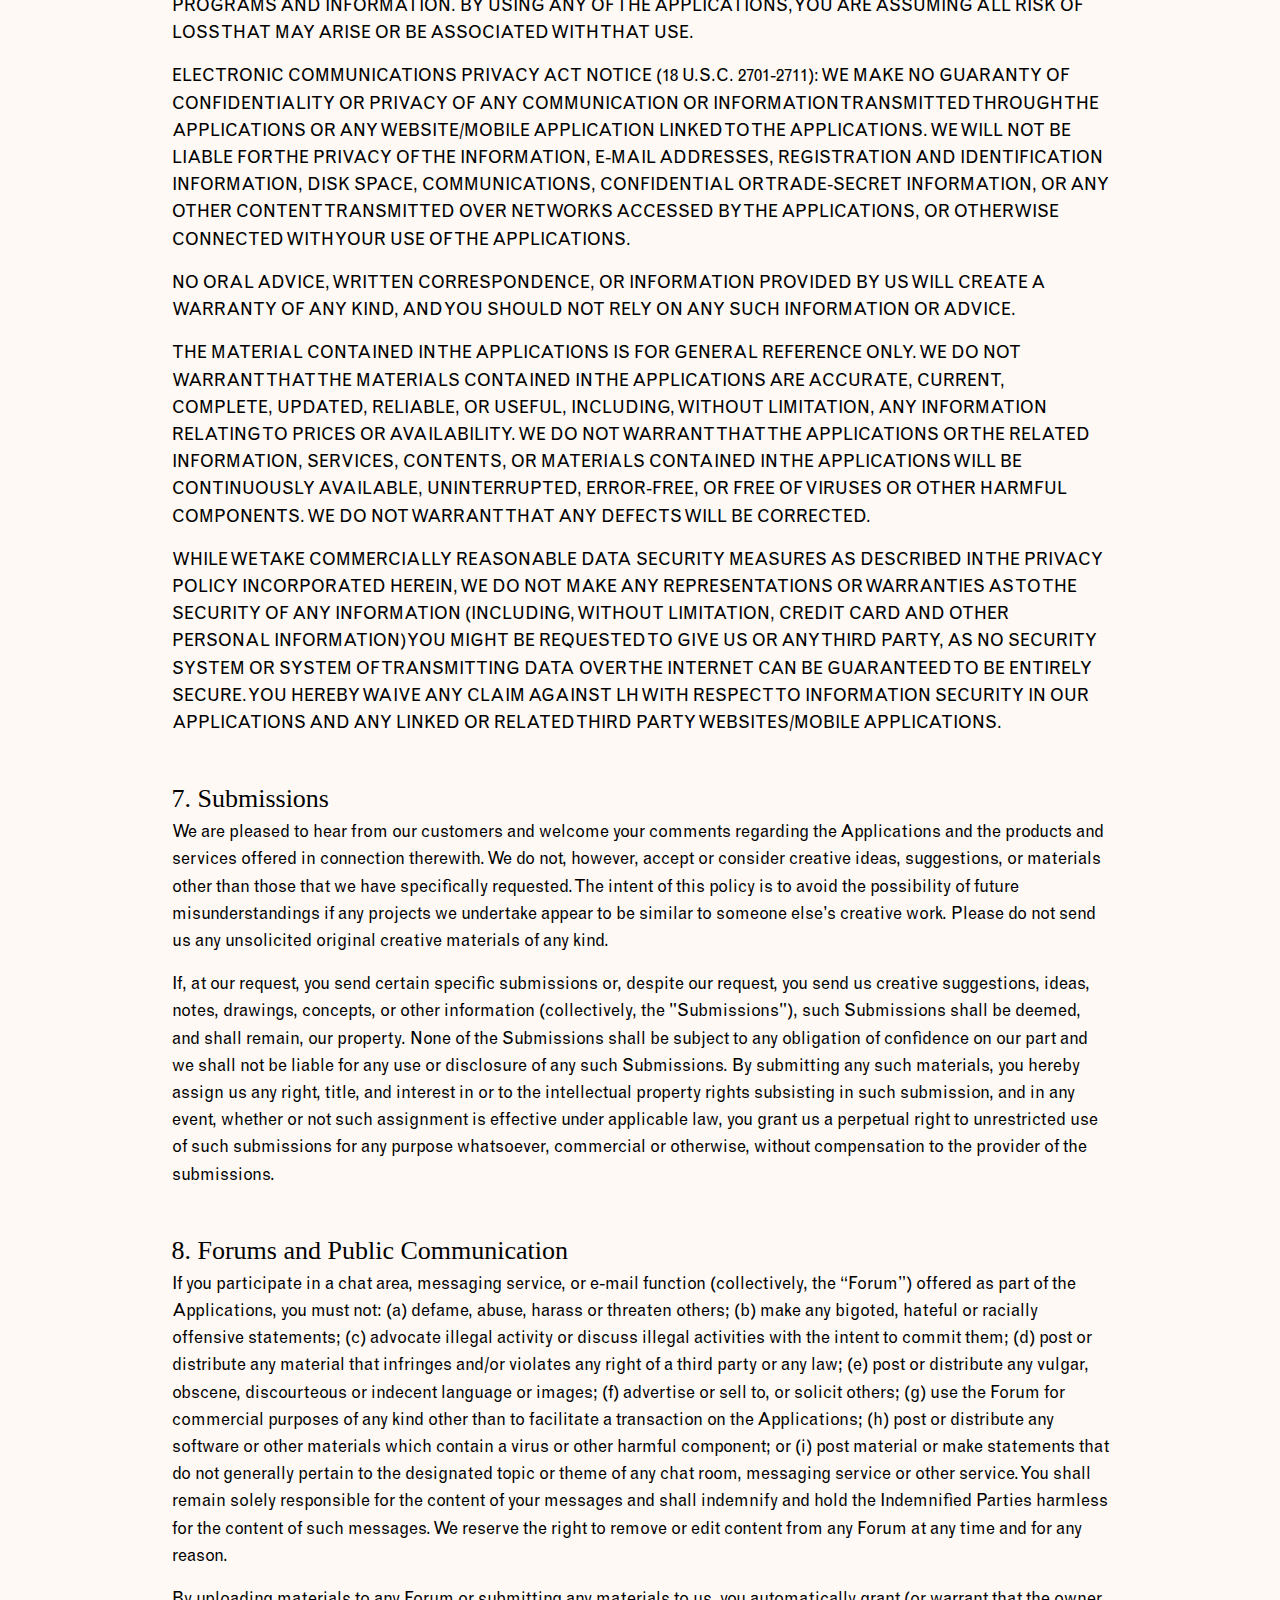
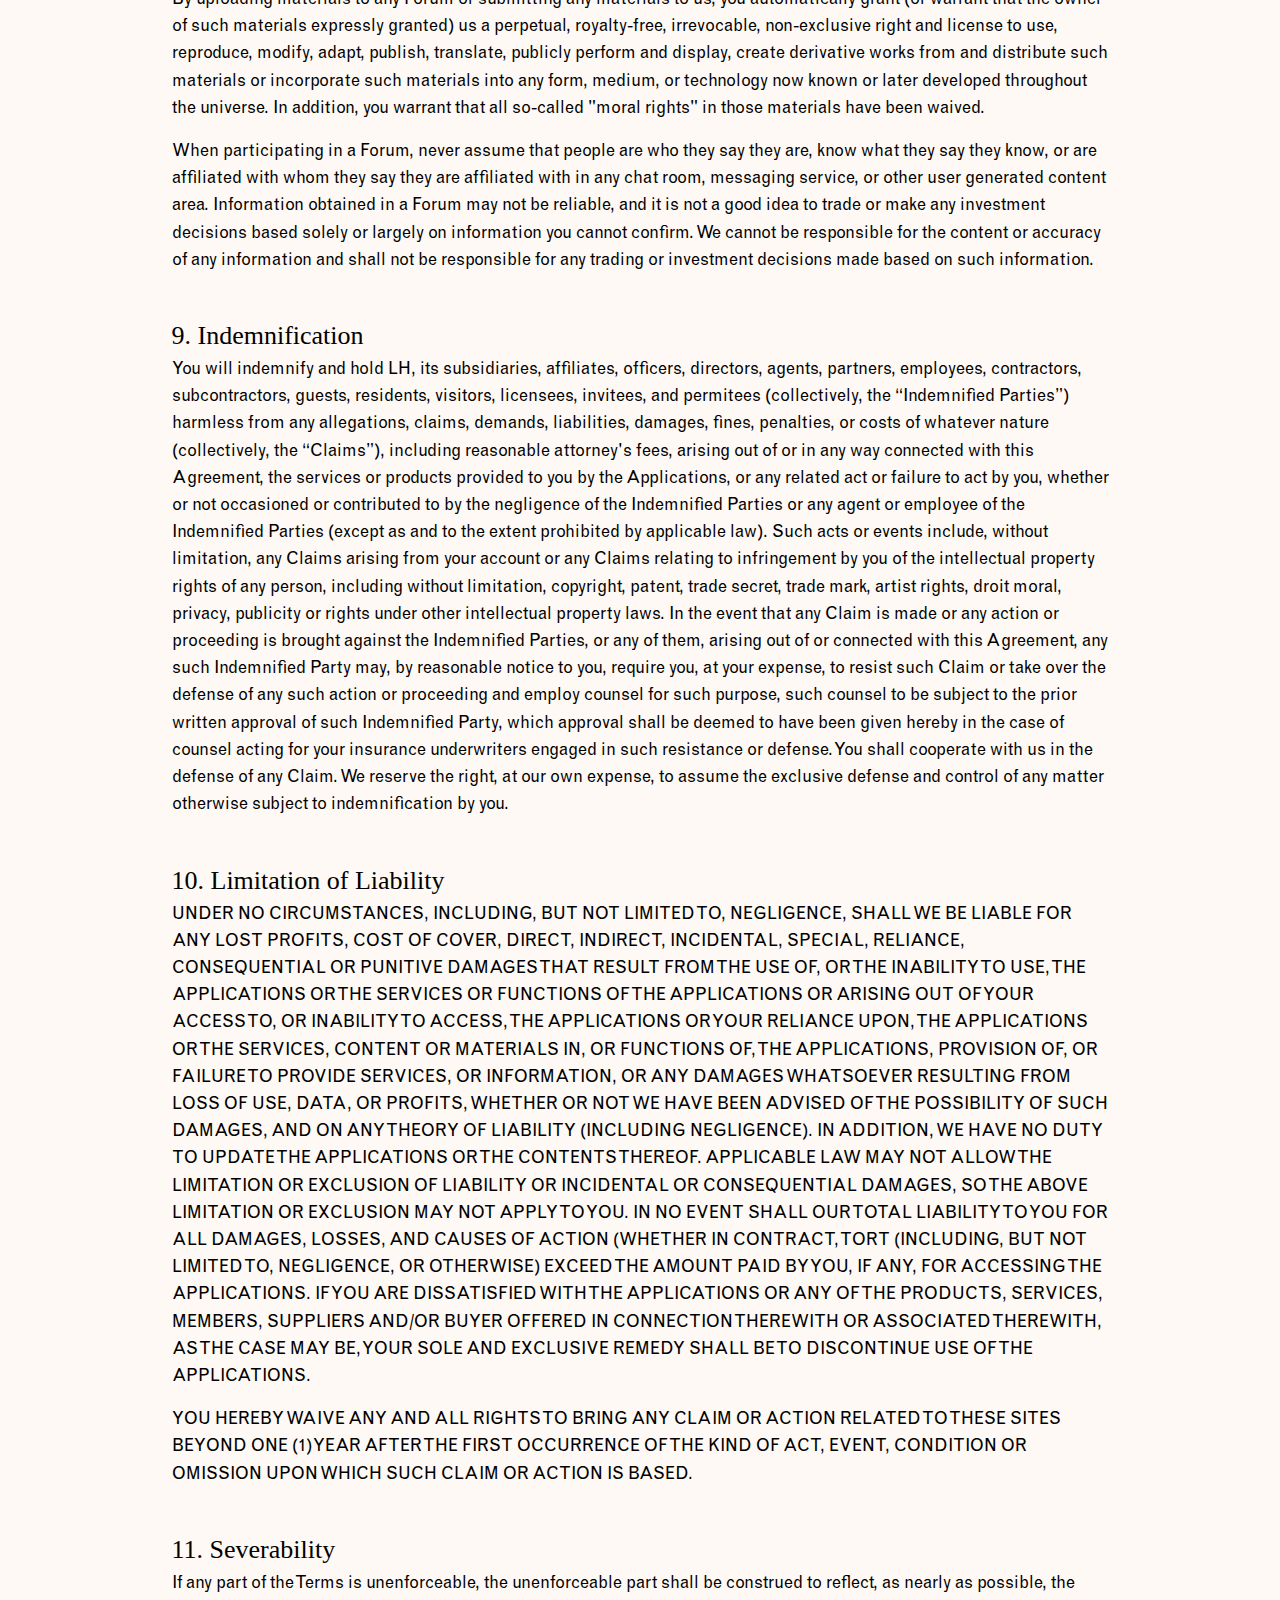
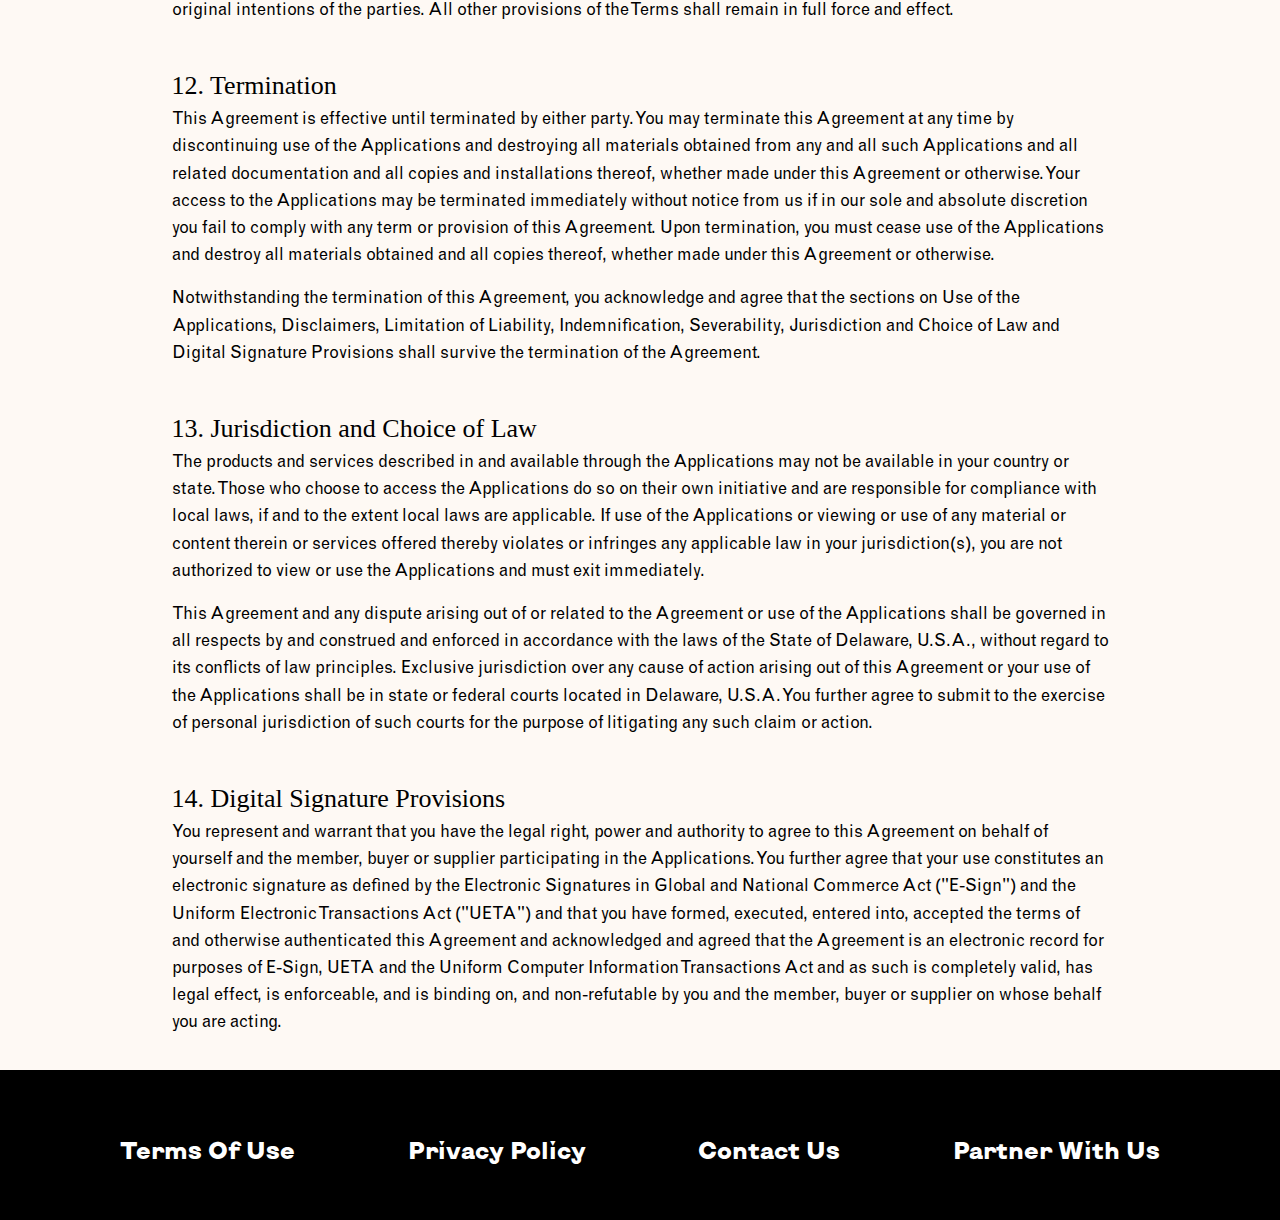
<file: terms.html>
<!DOCTYPE html>
<html lang="en">
<head>
    <meta charset="UTF-8">
    <meta http-equiv="X-UA-Compatible" content="IE=edge">
    <meta name="viewport" content="width=device-width, initial-scale=1.0">
    <link rel="stylesheet" href="css/reset.css">
    <link rel="stylesheet" href="css/info.css">
    <link rel='icon' href="imgs/favicon (2).ico">
    <title>Terms of Service</title>
</head>
<body>
    <header>
        <nav><p> <a id="logo" href="index.html">The Manchester</a></p>
        </nav>
        <h1>Terms of Service</h1>
    </header>
    <main>
        <div id="intro_details">
            <p>This is a binding legal agreement (“Agreement”). Please read the Terms of Service carefully before using this website and/or mobile application.</p>
            <p>Our Terms of Service (“Terms”) apply to all websites and mobile applications (collectively, the “Applications”) of the hotel brands owned, licensed and operated by The Manchester and its affiliates and subsidiaries (“LH,” “we,” and “us”).</p>
            <p>By using, viewing, transmitting, caching, storing and/or otherwise utilizing the Applications, the services or functions offered in or by the Applications and/or the contents of the Applications, you have agreed to all of the terms and conditions set forth below. If you do not agree to all of the terms and conditions please do not use the Applications and leave the Applications immediately. We reserve the right to modify or remove portions of the Terms at any time without notice and, unless otherwise indicated, such changes will become effective immediately. Please check the Terms periodically for changes. Your continued use of the Applications following the posting of changes to our Terms of Service will mean you accept those changes.</p>
            <p>Your submission of information through the Applications is governed by our <a href="privacy.html"> Privacy Policy</a>, which is herein incorporated by reference and also governs your use of the Applications, to understand our practices, including how we collect, use and disclose personal information from our users. You represent and warrant that any information you provide in connection with the Applications is and will remain accurate and complete, and that you will maintain and update such information as needed.</p>
        </div>
        <div class="facts">
            <h2>1. Use of the Applications</h2>
            <p>The services of the Applications are not intended for and should not be used by minors. You may only use the services of the Applications if you are at least 18 years of age and can form legally binding contracts under applicable law. Additional terms and conditions may apply to reservations, transactions, purchases, activities, or other uses that may occur on or through the Applications. You agree to comply with the Terms and any applicable additional terms and conditions.</p>
            <p>You also warrant that you are legally authorized to make the travel reservations and/or purchases for either yourself or for another person for whom you are authorized to act. You may only use the Applications to make legitimate reservations or purchases and shall not use the Applications for any other purposes, including without limitation, to make any speculative, false or fraudulent reservations, or any reservation in anticipation of demand.</p>
            <p>We reserve the right to cancel or modify reservations where it appears that a customer has engaged in fraudulent or inappropriate activity or under other circumstances where it appears that the reservations contain or resulted from a mistake or error, or from an attempt to circumvent LH or specific hotel policies, terms or conditions.</p>
            <p>You agree that you will not use any device, software or other instrumentality to interfere or attempt to interfere with the proper working of the Applications, and that you will not take any action that imposes an unreasonable or disproportionately large load on our infrastructure. In addition, you agree that you will not use any robot, spider, other automatic device, or manual process to monitor, scrape, or copy the Applications and information contained therein, or any aspect of the Applications, without the prior express consent from LH. Furthermore, you agree that you will not use our Applications for any purpose that is illegal, unlawful, or prohibited by our Terms of Service. You agree that you will not interrupt, disrupt, alter, destroy, impair, restrict tamper, or otherwise affect the proper operation of the Applications in any way, including, without limitation, through the use of any malicious or unauthorized code, virus, worm, Trojan horse, malware, or program. You may not use the Applications in any threatening, libelous, slanderous, defamatory, obscene, inflammatory, pornographic, discriminatory, or otherwise offensive manner. We reserve the right in our sole discretion to revoke or deny your access to the Applications, including, without limitation, if you violate any of the provisions of the Terms.</p>
            <p>You represent that you have read, understand, agree to, and will comply with all provisions of our Terms of Service and any additional applicable terms and conditions, whether or not referenced herein.</p>
        </div>
        <div class="facts">
            <h2>2. Accounts/Passwords</h2>
            <p>We may enable you to establish an account with a username and password to access and use the certain areas of the Applications, and other related services. You are responsible for preserving the confidentiality of your login, password and account information. You will be financially accountable for all uses of the Applications by you and/or by any third party using your account information. You agree to (a) immediately notify us of any unauthorized use of your password or account or any other breach of security, and (b) ensure that you exit from your account at the end of each session. It is your sole responsibility to control the dissemination and use of your password, control access to and use of your account, and notify us when you desire to cancel your account. We will not be responsible or liable for any loss or damage arising from your failure to comply with this provision.</p>

        </div>
        <div class="facts">
            <h2>3. Promotional Information</h2>
            <p>The Applications may provide or display information relating to specific programs, offers, or promotions (collectively, the “Promotions”). Any such Promotions is subject to its specific terms, conditions and restrictions. Please read carefully and refer to the terms, conditions and restrictions of each Promotion. We reserve the right to alter or withdraw any such Promotions at any time without notice. Each Promotion is void where prohibited by law.

            </p>
            
            
        </div>
        <div class="facts">
            <h2>4. Links to Third Party Websites</h2>
            <p>The Applications may provide or display information relating to specific programs, offers, or promotions (collectively, the “Promotions”). Any such Promotions is subject to its specific terms, conditions and restrictions. Please read carefully and refer to the terms, conditions and restrictions of each Promotion. We reserve the right to alter or withdraw any such Promotions at any time without notice. Each Promotion is void where prohibited by law.

            </p>
            
            
        </div>
        <div class="facts">
            <h2>5. Links to Third Party Websites</h2>
            <p>The Applications may provide or display information relating to specific programs, offers, or promotions (collectively, the “Promotions”). Any such Promotions is subject to its specific terms, conditions and restrictions. Please read carefully and refer to the terms, conditions and restrictions of each Promotion. We reserve the right to alter or withdraw any such Promotions at any time without notice. Each Promotion is void where prohibited by law.

            </p>
            <p>Please exercise discretion while browsing the Internet and using the Applications. You should be aware that when you are using the Applications, you could be directed to other websites/mobile applications that are beyond our control. These other websites/mobile applications may send their own cookies to users, collect data, solicit personal information, or contain information that you may find inappropriate or offensive. Your use of any such websites/mobile applications is subject to the terms and conditions of those websites and at your own risk. We are not responsible for the practices, services, products, or content of third party websites/mobile applications.</p>
            <p>Additionally, you agree not to link your website/mobile application or any other third party website/mobile application to the Applications without express prior written consent of LH. In addition, certain actions within the Applications may result in specific advertising from third parties, including information that may be displayed in other windows or in third party websites/mobile applications. Such advertisers within the Applications may send cookies to users that we do not control.</p>
            
            
        </div>
        <div class="facts">
            <h2>6. Disclaimers</h2>
         
            <p>ELECTRONIC TRANSMISSIONS, INCLUDING THE INTERNET, ARE PUBLIC MEDIA, AND ANY USE OF SUCH MEDIA IS PUBLIC AND NOT PRIVATE. INFORMATION RELATED TO OR ARISING FROM SUCH USE IS PUBLIC, OR THE PROPERTY OF THOSE COLLECTING INFORMATION, AND NOT PERSONAL OR PRIVATE INFORMATION.</p>
            <p>YOU AGREE THAT YOU USE THE APPLICATION AT YOUR OWN RISK. TO THE MAXIMUM EXTENT PERMITTED BY LAW, THE APPLICATIONS AND INFORMATION CONTAINED THEREIN ARE PROVIDED “AS IS” AND ON AN “AS AVAILABLE” BASIS WITHOUT WARRANTY OF ANY KIND, EITHER EXPRESS OR IMPLIED, INCLUDING, BUT NOT LIMITED TO, THE IMPLIED WARRANTIES OF MERCHANTABILITY, FITNESS FOR A PARTICULAR PURPOSE, OR NON-INFRINGEMENT. WE MAKE NO WARRANTIES OR ANY GUARANTY OR ASSURANCE THAT THE APPLICATIONS AND/OR INFORMATION CONTAINED THEREIN WILL BE AVAILABLE, ADEQUATE, ACCURATE, UNINTERRUPTED, COMPLETE OR ERROR FREE. WE ARE NEITHER RESPONSIBLE NOR LIABLE FOR ANY MALICIOUS OR UNAUTHORIZED CODE AND YOU ARE SOLELY RESPONSIBLE FOR ENSURING YOU HAVE APPROPRIATE SCANNING AND PROTECTIVE MECHANISMS FOR THE SECURITY OF YOUR DEVICES, PROGRAMS AND INFORMATION. BY USING ANY OF THE APPLICATIONS, YOU ARE ASSUMING ALL RISK OF LOSS THAT MAY ARISE OR BE ASSOCIATED WITH THAT USE.</p>
            <p>ELECTRONIC COMMUNICATIONS PRIVACY ACT NOTICE (18 U.S.C. 2701-2711): WE MAKE NO GUARANTY OF CONFIDENTIALITY OR PRIVACY OF ANY COMMUNICATION OR INFORMATION TRANSMITTED THROUGH THE APPLICATIONS OR ANY WEBSITE/MOBILE APPLICATION LINKED TO THE APPLICATIONS. WE WILL NOT BE LIABLE FOR THE PRIVACY OF THE INFORMATION, E-MAIL ADDRESSES, REGISTRATION AND IDENTIFICATION INFORMATION, DISK SPACE, COMMUNICATIONS, CONFIDENTIAL OR TRADE-SECRET INFORMATION, OR ANY OTHER CONTENT TRANSMITTED OVER NETWORKS ACCESSED BY THE APPLICATIONS, OR OTHERWISE CONNECTED WITH YOUR USE OF THE APPLICATIONS.</p>
            <p>NO ORAL ADVICE, WRITTEN CORRESPONDENCE, OR INFORMATION PROVIDED BY US WILL CREATE A WARRANTY OF ANY KIND, AND YOU SHOULD NOT RELY ON ANY SUCH INFORMATION OR ADVICE.</p>
            <p>THE MATERIAL CONTAINED IN THE APPLICATIONS IS FOR GENERAL REFERENCE ONLY. WE DO NOT WARRANT THAT THE MATERIALS CONTAINED IN THE APPLICATIONS ARE ACCURATE, CURRENT, COMPLETE, UPDATED, RELIABLE, OR USEFUL, INCLUDING, WITHOUT LIMITATION, ANY INFORMATION RELATING TO PRICES OR AVAILABILITY. WE DO NOT WARRANT THAT THE APPLICATIONS OR THE RELATED INFORMATION, SERVICES, CONTENTS, OR MATERIALS CONTAINED IN THE APPLICATIONS WILL BE CONTINUOUSLY AVAILABLE, UNINTERRUPTED, ERROR-FREE, OR FREE OF VIRUSES OR OTHER HARMFUL COMPONENTS. WE DO NOT WARRANT THAT ANY DEFECTS WILL BE CORRECTED.</p>
            <p>WHILE WE TAKE COMMERCIALLY REASONABLE DATA SECURITY MEASURES AS DESCRIBED IN THE PRIVACY POLICY INCORPORATED HEREIN, WE DO NOT MAKE ANY REPRESENTATIONS OR WARRANTIES AS TO THE SECURITY OF ANY INFORMATION (INCLUDING, WITHOUT LIMITATION, CREDIT CARD AND OTHER PERSONAL INFORMATION) YOU MIGHT BE REQUESTED TO GIVE US OR ANY THIRD PARTY, AS NO SECURITY SYSTEM OR SYSTEM OF TRANSMITTING DATA OVER THE INTERNET CAN BE GUARANTEED TO BE ENTIRELY SECURE. YOU HEREBY WAIVE ANY CLAIM AGAINST LH WITH RESPECT TO INFORMATION SECURITY IN OUR APPLICATIONS AND ANY LINKED OR RELATED THIRD PARTY WEBSITES/MOBILE APPLICATIONS.</p>
            
        </div>
        <div class="facts">
            <h2>7. Submissions</h2>
            <p>We are pleased to hear from our customers and welcome your comments regarding the Applications and the products and services offered in connection therewith. We do not, however, accept or consider creative ideas, suggestions, or materials other than those that we have specifically requested. The intent of this policy is to avoid the possibility of future misunderstandings if any projects we undertake appear to be similar to someone else’s creative work. Please do not send us any unsolicited original creative materials of any kind.</p>
            <p>If, at our request, you send certain specific submissions or, despite our request, you send us creative suggestions, ideas, notes, drawings, concepts, or other information (collectively, the "Submissions"), such Submissions shall be deemed, and shall remain, our property. None of the Submissions shall be subject to any obligation of confidence on our part and we shall not be liable for any use or disclosure of any such Submissions. By submitting any such materials, you hereby assign us any right, title, and interest in or to the intellectual property rights subsisting in such submission, and in any event, whether or not such assignment is effective under applicable law, you grant us a perpetual right to unrestricted use of such submissions for any purpose whatsoever, commercial or otherwise, without compensation to the provider of the submissions.</p>
        </div>
        <div class="facts">
            <h2>8. Forums and Public Communication</h2>
           <p>If you participate in a chat area, messaging service, or e-mail function (collectively, the “Forum”) offered as part of the Applications, you must not: (a) defame, abuse, harass or threaten others; (b) make any bigoted, hateful or racially offensive statements; (c) advocate illegal activity or discuss illegal activities with the intent to commit them; (d) post or distribute any material that infringes and/or violates any right of a third party or any law; (e) post or distribute any vulgar, obscene, discourteous or indecent language or images; (f) advertise or sell to, or solicit others; (g) use the Forum for commercial purposes of any kind other than to facilitate a transaction on the Applications; (h) post or distribute any software or other materials which contain a virus or other harmful component; or (i) post material or make statements that do not generally pertain to the designated topic or theme of any chat room, messaging service or other service. You shall remain solely responsible for the content of your messages and shall indemnify and hold the Indemnified Parties harmless for the content of such messages. We reserve the right to remove or edit content from any Forum at any time and for any reason.</p>
           <p>By uploading materials to any Forum or submitting any materials to us, you automatically grant (or warrant that the owner of such materials expressly granted) us a perpetual, royalty-free, irrevocable, non-exclusive right and license to use, reproduce, modify, adapt, publish, translate, publicly perform and display, create derivative works from and distribute such materials or incorporate such materials into any form, medium, or technology now known or later developed throughout the universe. In addition, you warrant that all so-called "moral rights" in those materials have been waived.</p>
           <p>When participating in a Forum, never assume that people are who they say they are, know what they say they know, or are affiliated with whom they say they are affiliated with in any chat room, messaging service, or other user generated content area. Information obtained in a Forum may not be reliable, and it is not a good idea to trade or make any investment decisions based solely or largely on information you cannot confirm. We cannot be responsible for the content or accuracy of any information and shall not be responsible for any trading or investment decisions made based on such information.</p>
        </div>
        <div class="facts">
            <h2>9. Indemnification</h2>
            <p>You will indemnify and hold LH, its subsidiaries, affiliates, officers, directors, agents, partners, employees, contractors, subcontractors, guests, residents, visitors, licensees, invitees, and permitees (collectively, the “Indemnified Parties”) harmless from any allegations, claims, demands, liabilities, damages, fines, penalties, or costs of whatever nature (collectively, the “Claims”), including reasonable attorney's fees, arising out of or in any way connected with this Agreement, the services or products provided to you by the Applications, or any related act or failure to act by you, whether or not occasioned or contributed to by the negligence of the Indemnified Parties or any agent or employee of the Indemnified Parties (except as and to the extent prohibited by applicable law). Such acts or events include, without limitation, any Claims arising from your account or any Claims relating to infringement by you of the intellectual property rights of any person, including without limitation, copyright, patent, trade secret, trade mark, artist rights, droit moral, privacy, publicity or rights under other intellectual property laws. In the event that any Claim is made or any action or proceeding is brought against the Indemnified Parties, or any of them, arising out of or connected with this Agreement, any such Indemnified Party may, by reasonable notice to you, require you, at your expense, to resist such Claim or take over the defense of any such action or proceeding and employ counsel for such purpose, such counsel to be subject to the prior written approval of such Indemnified Party, which approval shall be deemed to have been given hereby in the case of counsel acting for your insurance underwriters engaged in such resistance or defense. You shall cooperate with us in the defense of any Claim. We reserve the right, at our own expense, to assume the exclusive defense and control of any matter otherwise subject to indemnification by you.</p>
        </div>
        <div class="facts">
            <h2>10. Limitation of Liability</h2>
            <p>UNDER NO CIRCUMSTANCES, INCLUDING, BUT NOT LIMITED TO, NEGLIGENCE, SHALL WE BE LIABLE FOR ANY LOST PROFITS, COST OF COVER, DIRECT, INDIRECT, INCIDENTAL, SPECIAL, RELIANCE, CONSEQUENTIAL OR PUNITIVE DAMAGES THAT RESULT FROM THE USE OF, OR THE INABILITY TO USE, THE APPLICATIONS OR THE SERVICES OR FUNCTIONS OF THE APPLICATIONS OR ARISING OUT OF YOUR ACCESS TO, OR INABILITY TO ACCESS, THE APPLICATIONS OR YOUR RELIANCE UPON, THE APPLICATIONS OR THE SERVICES, CONTENT OR MATERIALS IN, OR FUNCTIONS OF, THE APPLICATIONS, PROVISION OF, OR FAILURE TO PROVIDE SERVICES, OR INFORMATION, OR ANY DAMAGES WHATSOEVER RESULTING FROM LOSS OF USE, DATA, OR PROFITS, WHETHER OR NOT WE HAVE BEEN ADVISED OF THE POSSIBILITY OF SUCH DAMAGES, AND ON ANY THEORY OF LIABILITY (INCLUDING NEGLIGENCE). IN ADDITION, WE HAVE NO DUTY TO UPDATE THE APPLICATIONS OR THE CONTENTS THEREOF. APPLICABLE LAW MAY NOT ALLOW THE LIMITATION OR EXCLUSION OF LIABILITY OR INCIDENTAL OR CONSEQUENTIAL DAMAGES, SO THE ABOVE LIMITATION OR EXCLUSION MAY NOT APPLY TO YOU. IN NO EVENT SHALL OUR TOTAL LIABILITY TO YOU FOR ALL DAMAGES, LOSSES, AND CAUSES OF ACTION (WHETHER IN CONTRACT, TORT (INCLUDING, BUT NOT LIMITED TO, NEGLIGENCE, OR OTHERWISE) EXCEED THE AMOUNT PAID BY YOU, IF ANY, FOR ACCESSING THE APPLICATIONS. IF YOU ARE DISSATISFIED WITH THE APPLICATIONS OR ANY OF THE PRODUCTS, SERVICES, MEMBERS, SUPPLIERS AND/OR BUYER OFFERED IN CONNECTION THEREWITH OR ASSOCIATED THEREWITH, AS THE CASE MAY BE, YOUR SOLE AND EXCLUSIVE REMEDY SHALL BE TO DISCONTINUE USE OF THE APPLICATIONS.</p>
            <p>YOU HEREBY WAIVE ANY AND ALL RIGHTS TO BRING ANY CLAIM OR ACTION RELATED TO THESE SITES BEYOND ONE (1) YEAR AFTER THE FIRST OCCURRENCE OF THE KIND OF ACT, EVENT, CONDITION OR OMISSION UPON WHICH SUCH CLAIM OR ACTION IS BASED.</p>
        </div>
        <div class="facts">
            <h2>11. Severability</h2>
            <p>If any part of the Terms is unenforceable, the unenforceable part shall be construed to reflect, as nearly as possible, the original intentions of the parties. All other provisions of the Terms shall remain in full force and effect.</p>

        </div>
        <div class="facts">
            <h2>12. Termination</h2>
            <p>This Agreement is effective until terminated by either party. You may terminate this Agreement at any time by discontinuing use of the Applications and destroying all materials obtained from any and all such Applications and all related documentation and all copies and installations thereof, whether made under this Agreement or otherwise. Your access to the Applications may be terminated immediately without notice from us if in our sole and absolute discretion you fail to comply with any term or provision of this Agreement. Upon termination, you must cease use of the Applications and destroy all materials obtained and all copies thereof, whether made under this Agreement or otherwise.</p>
            <p>Notwithstanding the termination of this Agreement, you acknowledge and agree that the sections on Use of the Applications, Disclaimers, Limitation of Liability, Indemnification, Severability, Jurisdiction and Choice of Law and Digital Signature Provisions shall survive the termination of the Agreement.</p>
        </div>
        <div class="facts">
            <h2>13. Jurisdiction and Choice of Law</h2>
            <p>The products and services described in and available through the Applications may not be available in your country or state. Those who choose to access the Applications do so on their own initiative and are responsible for compliance with local laws, if and to the extent local laws are applicable. If use of the Applications or viewing or use of any material or content therein or services offered thereby violates or infringes any applicable law in your jurisdiction(s), you are not authorized to view or use the Applications and must exit immediately.</p>
            <p>This Agreement and any dispute arising out of or related to the Agreement or use of the Applications shall be governed in all respects by and construed and enforced in accordance with the laws of the State of Delaware, U.S.A., without regard to its conflicts of law principles. Exclusive jurisdiction over any cause of action arising out of this Agreement or your use of the Applications shall be in state or federal courts located in Delaware, U.S.A. You further agree to submit to the exercise of personal jurisdiction of such courts for the purpose of litigating any such claim or action.</p>
        </div>
        <div class="facts">
            <h2>14. Digital Signature Provisions</h2>
            <p>You represent and warrant that you have the legal right, power and authority to agree to this Agreement on behalf of yourself and the member, buyer or supplier participating in the Applications. You further agree that your use constitutes an electronic signature as defined by the Electronic Signatures in Global and National Commerce Act ("E-Sign") and the Uniform Electronic Transactions Act ("UETA") and that you have formed, executed, entered into, accepted the terms of and otherwise authenticated this Agreement and acknowledged and agreed that the Agreement is an electronic record for purposes of E-Sign, UETA and the Uniform Computer Information Transactions Act and as such is completely valid, has legal effect, is enforceable, and is binding on, and non-refutable by you and the member, buyer or supplier on whose behalf you are acting.</p>
          
        </div>
    </main>
    <footer>
        <div class="footeritems">
        <p class="footerlinks" ><a  href="terms.html">Terms Of Use</a></p>
        <p class="footerlinks"><a   href="privacy.html">Privacy Policy</a></p>
        <p class="footerlinks"><a  href="mailto:hello@themanchesterlexington.com">Contact Us</a></p>
        <p class="footerlinks"><a  href="mailto:partners@themanchesterlexington.com ">Partner With Us</a></p>
      </div>
      </footer>
</body>
</html>
</file>
<file: css/info.css>
*{
    box-sizing: border-box;
}

@font-face{
    font-family:"Kyivtype";
    src:url("../fonts/Dmitry\ Rastvortsev\ -\ KyivType\ Sans\ Heavy.woff") format("woff2");
}

@font-face {
    font-family: 'Grotesque' ;
    src: url('../fonts/GrotesqueMTStd.woff');
}

body{
    background-color: #fef9f4;
    display: flex;
    flex-direction: column;
    justify-content: center;
    align-items: center;
}

h1{
    font-size: 36px;
    font-family:"Kyivtype" ;
}

h2{
    font-size: 26px;
    margin-bottom: 8px;
}

h3{
    font-size: 22px ;
    margin-top: 1rem;
    margin-bottom: 1rem;
}

p, li{
    margin-bottom: 1rem;
    line-height: 160%;
    font-family:"Grotesque";
}


a{
    text-decoration: none;
}

header{
    text-align: center;
    background-color: #f9f6ea;
    height: 25vh;
    display: flex;
    flex-direction: column;
    justify-content: center;
    align-items: center;
    width: 100%;
    margin-bottom: 1rem;
    position: relative;
}

#logo{
    font-family:"Kyivtype" ;
    color: #000;
}

#logo:hover{
    color: rgb(49, 92, 49);
    cursor: pointer;
}

nav{
    display: flex;
    
    position: relative;
    top: -1rem;
    width: 90%;
    padding: 0.5rem;
}

main{
    padding: 1rem;
    display: flex;
    flex-direction: column;
    justify-content: center;
    align-items: center;
    width: 95%;
  
}

li{
    margin-left: 1.5rem;
}

.facts{
    margin-top: 2rem;
}


footer{
    background-color: #000;
    width: 100%;
    
}


footer{
    display: flex;
    flex-direction: column;
    height: 350px;
    background-color: #000;
}



.footeritems{
    display: flex;
    flex-direction: column;
    text-align: center;
    justify-content: center;
    align-items: center;
}


.footerlinks{
    margin-top: 2rem;
}

.footerlinks a{
    color: #fff;
    font-family:"Kyivtype" ;
    font-size: 1.5rem;
    text-decoration: none;
    
}

@media screen and (min-width:768px) {
    main{
        width: 90%;
        max-width: 969px;
    }
    p{
       font-size: 17px;
    }
}

@media screen and ( min-width:1024px){
    footer{
        height: 150px;
        display: flex;
        justify-content: center;
        align-items: center;
    }
    
    .footeritems{
        flex-direction: row;
        justify-content: space-around;
        align-items: center;
        height: 100%;
        width: 90% ;
        
    }

    #logo{
       font-size: 2rem;
    }
}
</file>
